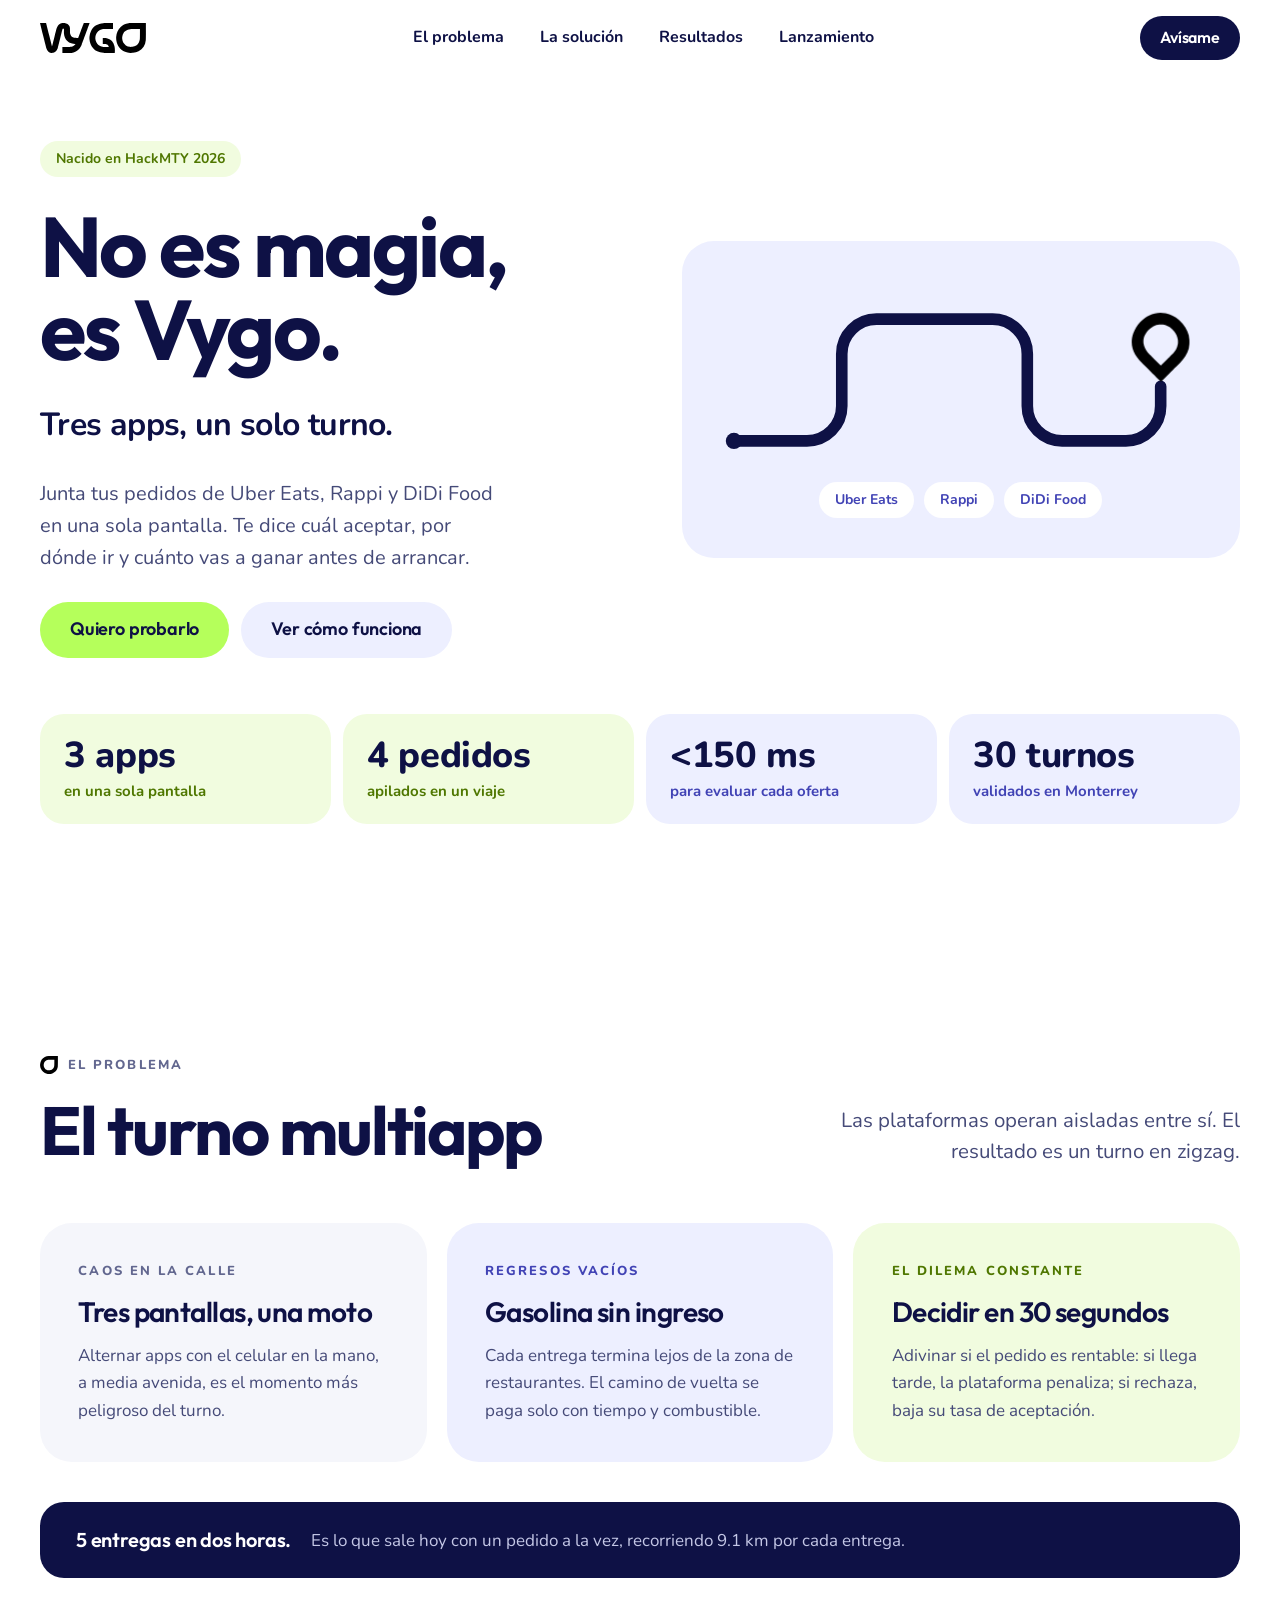
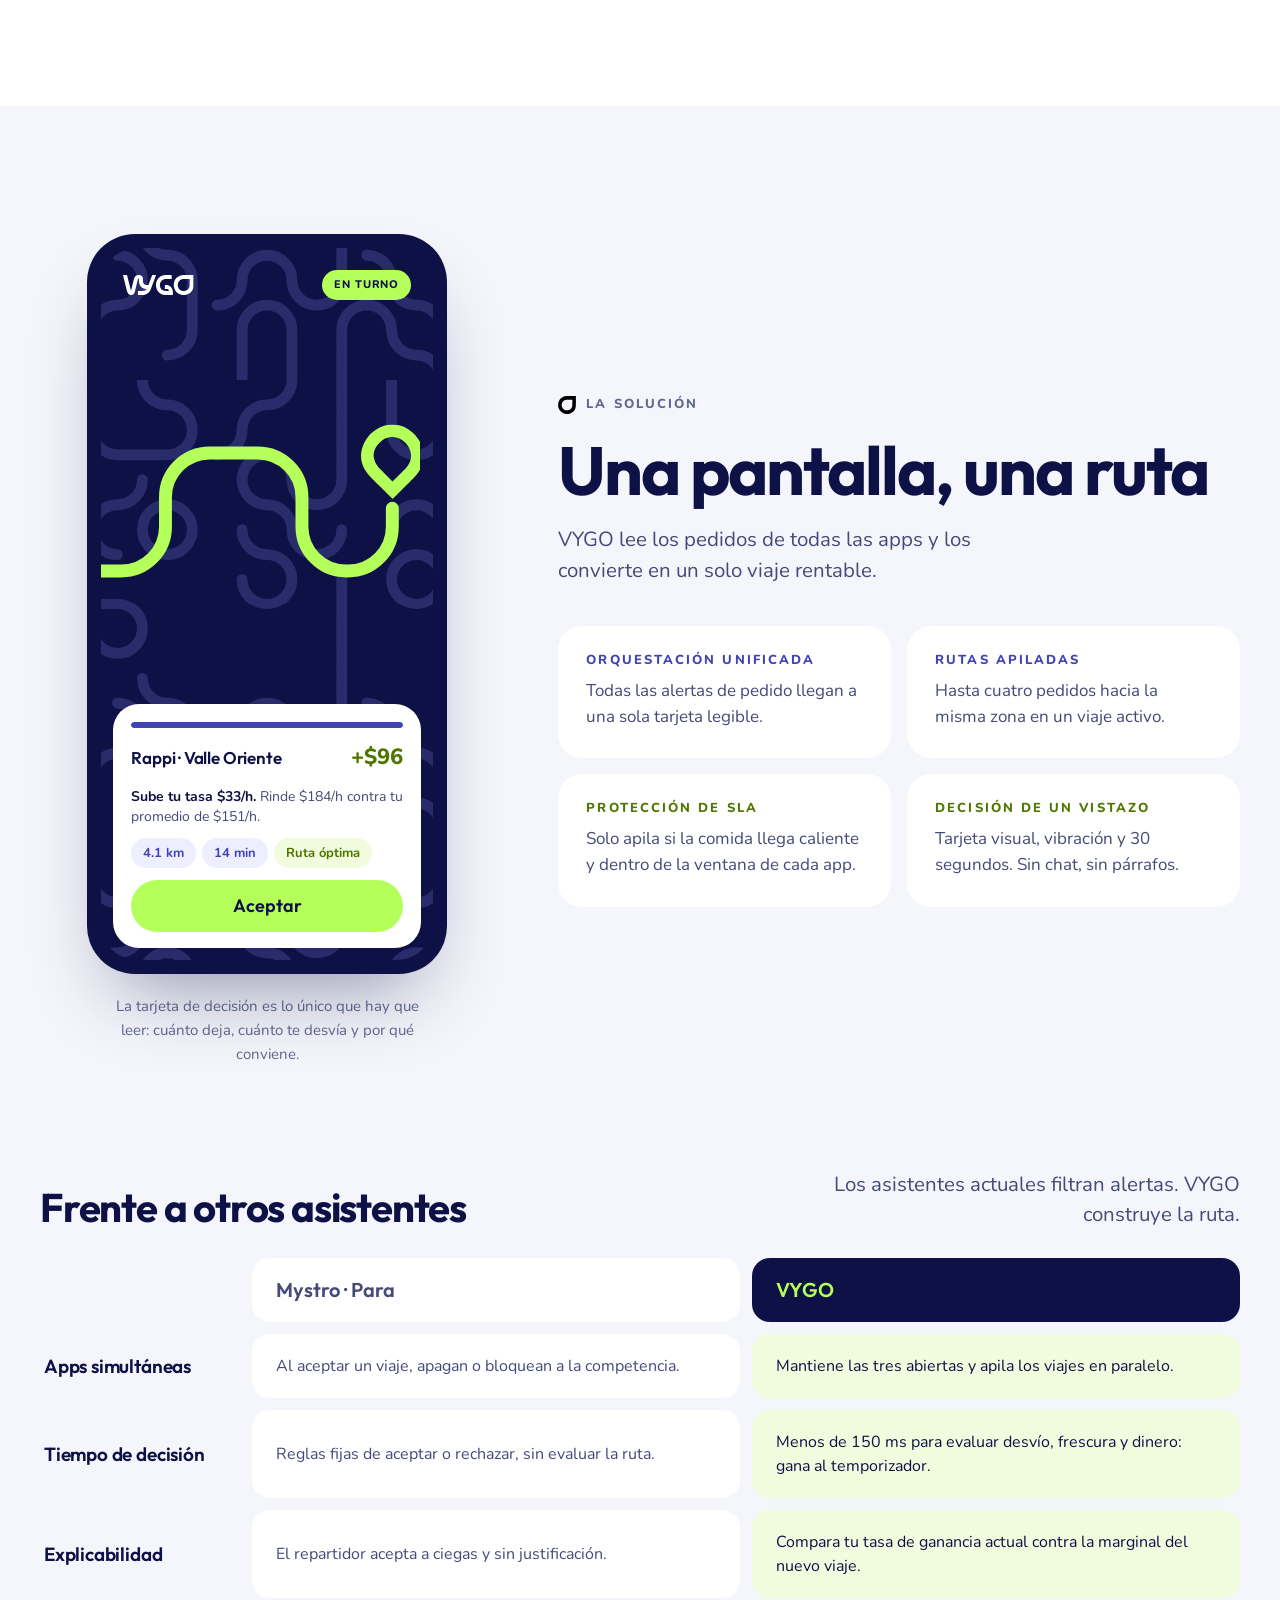
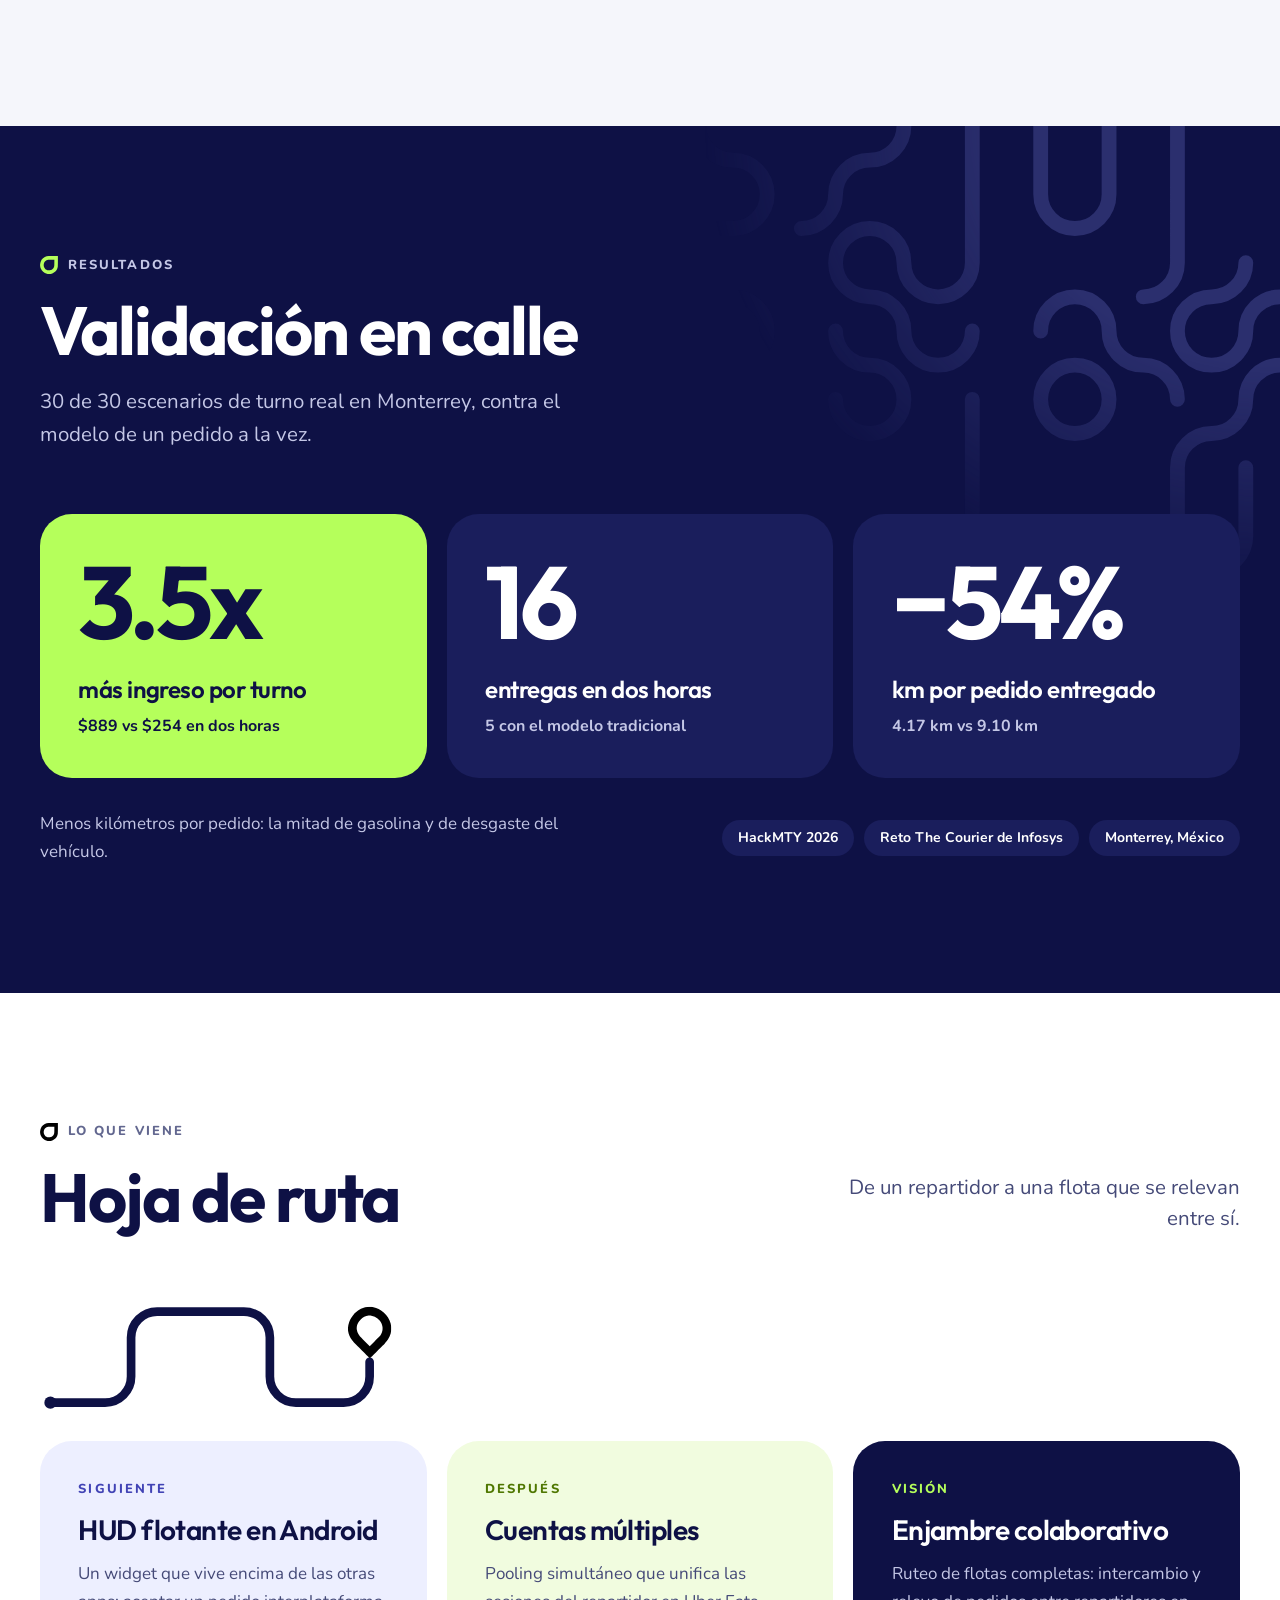
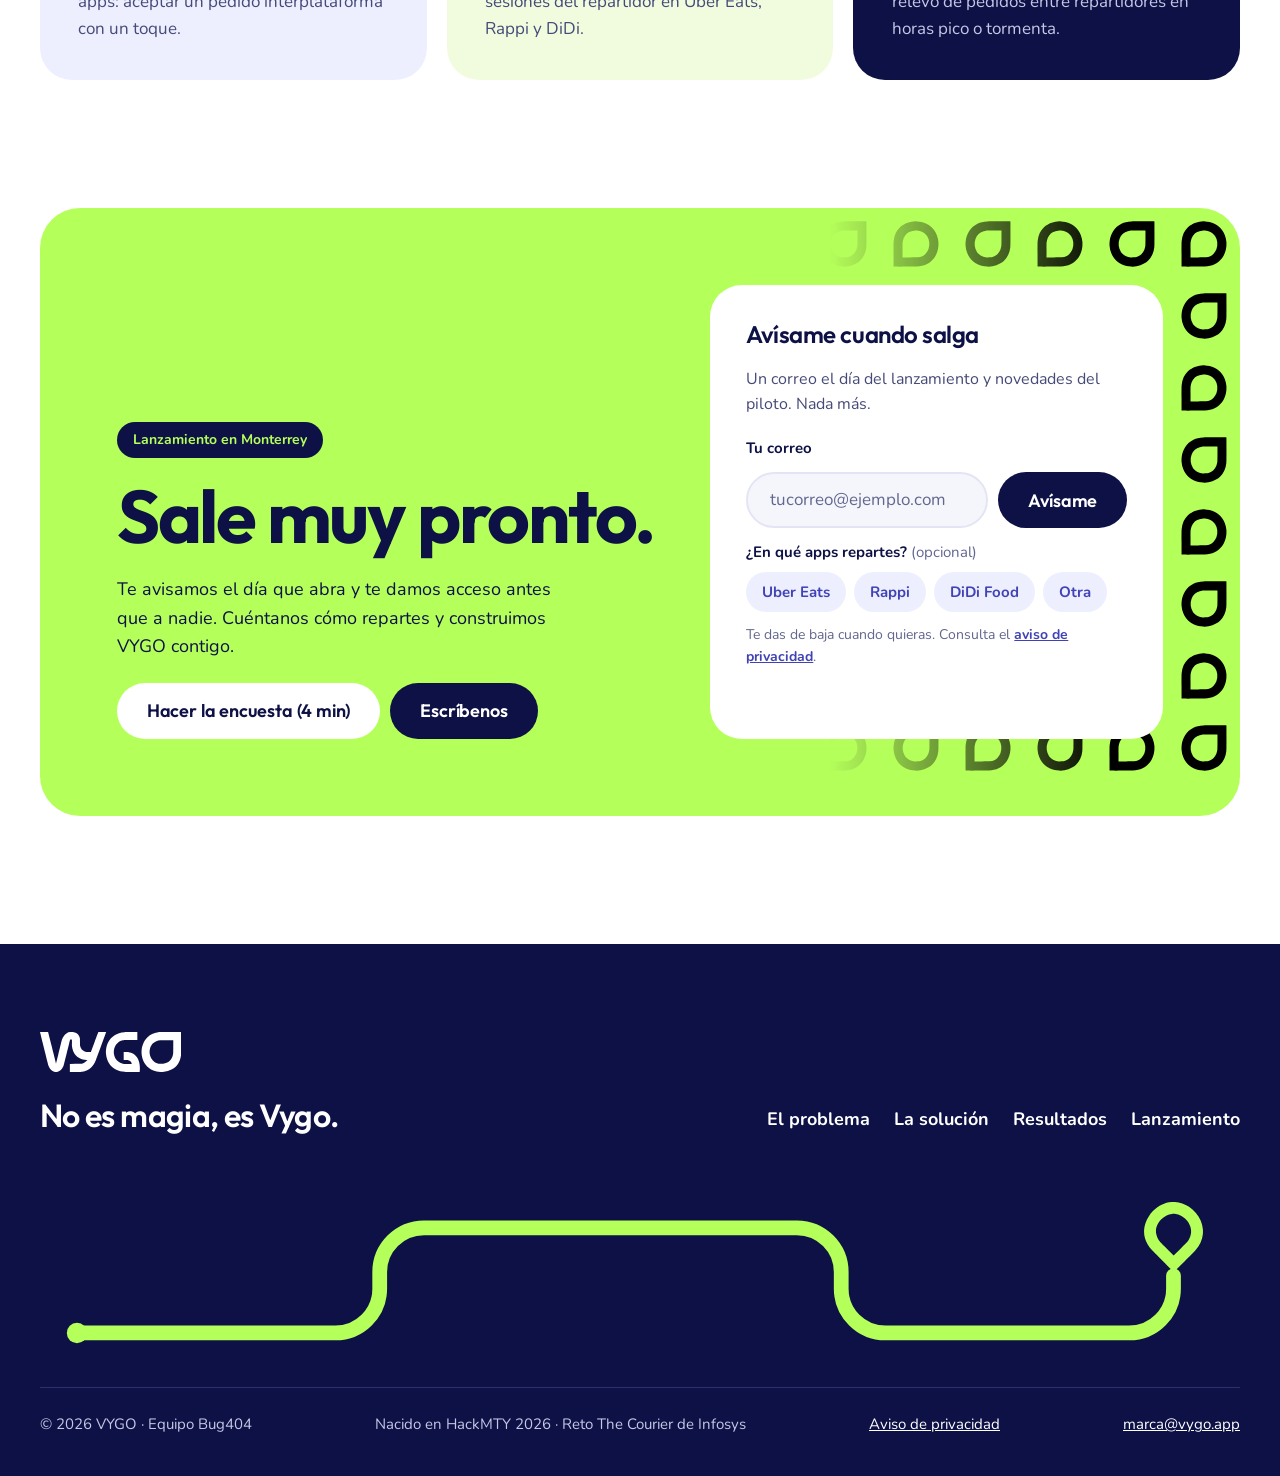
<file: index.html>
<!doctype html>
<html lang="es-MX">
<head>
  <meta charset="utf-8">
  <meta name="viewport" content="width=device-width, initial-scale=1">
  <title>VYGO · Tres apps, un solo turno</title>
  <meta name="description" content="VYGO junta tus pedidos de Uber Eats, Rappi y DiDi Food en una sola pantalla y te dice cuál aceptar, por dónde ir y cuánto vas a ganar. Hecho en Monterrey.">
  <meta name="theme-color" content="#0E1145">

  <meta property="og:type" content="website">
  <meta property="og:title" content="VYGO · No es magia, es Vygo.">
  <meta property="og:description" content="El copiloto del reparto multiapp: tres apps, un solo turno.">
  <meta property="og:image" content="https://vygo-bug404.github.io/Vygo_landingpage/assets/og-image.png">
  <meta property="og:url" content="https://vygo-bug404.github.io/Vygo_landingpage/">
  <link rel="canonical" href="https://vygo-bug404.github.io/Vygo_landingpage/">
  <meta property="og:locale" content="es_MX">
  <meta name="twitter:card" content="summary_large_image">

  <link rel="icon" href="assets/favicon.svg" type="image/svg+xml">
  <link rel="icon" href="assets/favicon-32.png" sizes="32x32" type="image/png">
  <link rel="apple-touch-icon" href="assets/apple-touch-icon.png">

  <link rel="preload" href="assets/fonts/outfit-latin-700-normal.woff2" as="font" type="font/woff2" crossorigin>
  <link rel="preload" href="assets/fonts/nunito-latin-400-normal.woff2" as="font" type="font/woff2" crossorigin>
  <link rel="stylesheet" href="css/fonts.css">
  <link rel="stylesheet" href="css/styles.css">
  <script>document.documentElement.classList.add('js');</script>
</head>
<body>

<!-- Marcas oficiales (vectorizadas del Manual v3.0) -->
<svg width="0" height="0" style="position:absolute" aria-hidden="true" focusable="false">
  <symbol id="vygo-logo" viewBox="0 0 3545 1004"><path fill-rule="evenodd" d="M377.8 1002.5C352.1 999.0 325.5 988.9 304.9 974.9C263.6 946.9 229.6 897.0 208.8 834.0C206.3 826.6 158.3 636.3 102.0 411.2C25.5 104.8 0.0 1.6 0.9 0.7C1.7 -0.1 2.3 -0.1 3.2 0.8C5.0 2.6 199.1 2.5 200.9 0.7C201.9 -0.3 202.4 -0.2 203.3 1.1C204.0 2.0 248.8 180.1 303.0 396.9C357.2 613.6 401.7 791.0 402.0 791.0C402.3 791.0 427.3 691.0 457.4 568.8C548.9 197.6 549.4 195.7 554.5 182.1C580.3 113.6 622.6 58.2 671.5 28.8C696.9 13.5 724.7 4.3 755.9 1.0C769.8 -0.6 806.8 0.3 822.0 2.4C900.1 13.5 955.1 48.1 982.9 103.6C991.4 120.6 997.2 138.7 1000.4 158.0C1001.2 163.2 1002.2 169.1 1002.6 171.0C1002.9 172.9 1003.5 209.6 1004.0 252.5C1004.8 335.3 1004.8 336.2 1010.0 358.7C1025.2 423.7 1062.7 467.3 1120.7 487.4C1150.3 497.6 1171.7 500.0 1234.0 500.0L1276.5 500.0L1368.0 258.7C1418.3 126.1 1461.0 13.6 1462.8 8.7L1466.2 -0.0L1563.1 -0.0C1644.5 -0.0 1660.1 0.2 1660.6 1.4C1661.2 2.9 1407.7 693.7 1397.7 718.0C1369.3 786.5 1336.0 837.9 1290.7 883.2C1228.2 945.8 1146.5 986.7 1058.0 999.9C1031.2 1003.9 1020.7 1004.1 882.5 1003.8L749.5 1003.5L749.5 902.0L749.5 800.5L888.0 799.9C1032.4 799.4 1029.3 799.5 1051.0 794.9C1097.9 785.2 1142.3 758.0 1178.3 717.0C1184.5 709.9 1188.7 704.4 1187.9 704.3C1187.1 704.2 1178.0 703.6 1167.5 703.0C1132.0 701.0 1105.1 697.0 1074.4 689.5C1001.4 671.5 943.7 637.8 896.5 585.5C845.8 529.2 811.8 446.8 802.5 356.8C800.3 336.3 799.3 301.5 800.9 300.6C802.2 299.8 802.5 204.4 801.2 203.8C800.8 203.7 799.2 200.8 797.5 197.5C791.5 185.5 782.4 178.9 774.6 181.1C768.4 182.8 758.5 192.6 754.0 201.4C752.9 203.7 718.0 342.8 676.5 510.5C634.9 678.2 599.8 819.5 598.3 824.5C594.6 837.5 586.6 858.7 580.3 872.5C548.6 941.1 503.2 983.7 446.1 998.6C426.0 1003.8 398.9 1005.3 377.8 1002.5ZM3046.0 1003.2C3046.0 1002.8 3034.9 1001.9 3021.2 1001.2C2955.3 998.1 2899.1 986.6 2845.5 965.3C2765.1 933.4 2698.8 882.6 2647.5 813.5C2599.0 748.4 2566.8 668.1 2554.1 581.0C2548.9 545.8 2547.2 493.7 2550.0 460.0C2560.5 333.0 2609.9 221.1 2691.5 139.5C2763.2 67.9 2854.8 23.6 2963.5 8.1C2980.3 5.7 3007.6 3.3 3029.8 2.4C3038.7 2.1 3046.0 1.4 3046.0 0.9C3046.0 0.4 3151.0 0.0 3295.0 0.0L3543.9 0.0L3544.2 248.8C3544.5 502.7 3544.2 535.7 3541.5 565.5C3525.3 741.3 3443.8 867.9 3299.5 941.5C3242.3 970.6 3179.7 989.8 3111.5 999.0C3082.6 1002.9 3046.0 1005.3 3046.0 1003.2ZM2141.8 1001.0C2141.7 1000.5 2132.5 999.6 2121.5 999.0C2043.5 994.8 1977.8 978.6 1915.5 948.0C1837.6 909.8 1774.5 851.6 1728.2 775.3C1717.8 758.2 1699.0 720.2 1691.7 701.5C1672.7 653.0 1660.8 601.1 1655.9 545.5C1654.3 527.2 1654.3 478.5 1655.9 459.5C1661.8 388.8 1678.8 325.8 1708.5 265.5C1745.5 190.2 1797.6 130.0 1864.5 85.5C1938.5 36.3 2023.9 9.8 2123.5 5.1C2135.2 4.5 2141.5 3.9 2141.8 3.1C2142.1 2.3 2182.1 2.0 2292.6 2.0L2443.0 2.0L2443.0 102.0L2443.0 202.0L2291.2 202.0C2118.8 202.0 2114.3 202.2 2078.6 209.6C1976.9 231.0 1900.1 300.8 1867.7 401.5C1857.0 434.8 1852.5 464.2 1852.5 502.0C1852.5 516.1 1853.1 531.2 1853.9 537.5C1863.8 620.0 1898.7 688.1 1956.0 736.2C1989.6 764.5 2034.7 785.7 2081.0 795.0C2111.9 801.3 2112.2 801.3 2210.9 801.7L2301.3 802.1L2300.7 792.8C2298.1 750.9 2266.9 720.3 2214.5 708.2C2193.3 703.3 2186.5 702.7 2142.8 702.3L2101.0 701.8L2101.0 601.9L2101.0 502.0L2134.2 502.0C2190.0 502.0 2222.0 505.3 2259.4 514.7C2379.7 544.9 2457.4 629.6 2490.9 767.0C2506.5 830.7 2511.1 911.4 2503.4 985.8L2501.7 1002.0L2321.9 1002.0C2207.6 1002.0 2142.0 1001.6 2141.8 1001.0ZM3091.5 797.5C3193.2 786.6 3265.7 738.7 3308.7 654.1C3325.3 621.4 3336.0 585.0 3342.7 539.0C3344.2 528.7 3344.4 510.4 3344.7 365.8L3345.1 204.0L3192.1 204.0C3096.3 204.0 3033.4 204.4 3023.8 205.0C2948.2 210.2 2884.9 237.3 2836.9 285.0C2820.8 301.0 2813.7 309.7 2801.4 328.1C2774.4 368.5 2758.1 415.1 2751.9 469.0C2750.1 484.6 2750.4 522.7 2752.4 539.5C2763.3 629.2 2806.7 704.3 2874.0 749.9C2913.2 776.5 2960.7 793.3 3010.0 797.9C3016.3 798.5 3023.3 799.2 3025.5 799.4C3033.7 800.2 3078.0 799.0 3091.5 797.5Z"/></symbol>
  <symbol id="vygo-isotipo" viewBox="0 0 997 1005"><path fill-rule="evenodd" d="M498.5 1004.1C497.9 1003.6 487.6 1002.6 474.5 1002.0C437.6 1000.3 410.8 997.0 378.5 990.3C220.6 957.6 98.2 854.4 38.2 703.4C18.7 654.6 6.9 603.0 1.9 545.5C0.2 525.4 0.4 476.3 2.4 455.2C19.2 273.6 114.9 127.0 264.5 54.0C327.8 23.1 399.0 6.3 479.0 3.4C489.2 3.0 497.8 2.3 498.1 1.8C498.6 1.0 994.9 0.5 995.6 1.3C995.8 1.5 996.0 119.9 996.0 264.5C996.1 529.7 996.0 542.5 992.5 576.0C979.6 699.2 932.0 800.6 853.5 871.9C805.2 915.9 750.1 948.0 683.5 971.2C629.1 990.2 570.7 1001.5 511.5 1004.6C503.7 1005.0 499.2 1004.8 498.5 1004.1ZM540.9 798.4C583.8 794.2 616.7 784.9 651.1 767.4C724.2 730.3 774.0 657.1 790.9 562.0C796.7 529.7 796.3 542.1 796.7 366.7L797.1 204.9L632.3 205.3C483.1 205.6 466.4 205.8 455.5 207.4C383.8 217.6 329.8 243.6 285.4 289.1C257.8 317.5 237.2 350.1 223.1 387.5C187.0 483.8 198.6 594.8 253.4 676.9C265.4 694.9 272.8 703.9 288.0 719.0C309.2 740.3 329.5 755.0 356.5 768.5C392.5 786.7 430.8 796.8 475.0 799.9C490.7 801.0 522.0 800.3 540.9 798.4Z"/></symbol>
  <symbol id="vygo-pin" viewBox="0 0 1020 1214"><path fill-rule="evenodd" d="M328.8 1027.2C226.2 924.5 139.5 837.6 136.3 834.0C76.3 767.2 37.3 700.3 16.5 628.5C-8.6 541.6 -4.1 449.4 29.8 357.0C55.1 288.0 97.4 218.9 149.4 161.8C153.8 156.9 158.1 153.0 159.0 153.0C159.9 153.0 166.2 147.8 173.1 141.4C215.6 101.6 257.6 72.1 305.5 48.5C399.6 2.0 497.6 -10.8 600.0 10.0C683.6 27.0 763.5 66.8 833.7 126.4C849.5 140.0 881.2 171.6 894.2 187.0C966.2 272.0 1008.8 369.6 1018.4 470.9C1020.5 492.3 1020.5 533.5 1018.5 554.6C1008.8 656.6 965.9 750.6 890.1 836.0C885.5 841.2 878.5 848.8 874.6 852.7C870.7 856.7 867.5 860.8 867.5 861.7C867.5 863.2 517.3 1214.0 516.0 1214.0C515.7 1214.0 431.5 1129.9 328.8 1027.2ZM733.8 707.5C749.5 690.9 767.3 666.7 779.4 645.3C795.8 616.4 807.3 582.4 812.7 547.3C815.1 531.7 815.1 491.8 812.7 475.5C804.6 420.8 782.7 371.0 746.6 325.5C737.1 313.5 716.0 291.8 703.5 281.1C658.5 242.5 606.2 217.9 550.3 208.9C533.9 206.3 500.8 205.3 484.9 206.9C413.3 214.3 349.4 247.3 294.9 305.1C279.0 322.1 270.2 332.5 259.6 347.3C231.4 386.4 215.2 425.0 208.3 469.0C206.0 484.3 206.0 520.6 208.3 536.3C216.7 591.8 239.9 642.9 280.3 694.5C284.5 699.9 332.3 748.5 399.9 816.2L512.5 929.0L619.4 822.2C678.1 763.5 729.7 711.9 733.8 707.5Z"/></symbol>
</svg>

<a class="skip-link" href="#contenido">Saltar al contenido</a>

<header class="nav" id="nav">
  <div class="wrap nav__inner">
    <a class="nav__brand" href="#inicio" aria-label="VYGO, ir al inicio">
      <svg class="logo logo--nav" viewBox="0 0 3545 1004" role="img" aria-label="VYGO"><use href="#vygo-logo"/></svg>
    </a>
    <nav aria-label="Principal">
      <ul class="nav__links">
        <li><a href="#problema">El problema</a></li>
        <li><a href="#solucion">La solución</a></li>
        <li><a href="#resultados">Resultados</a></li>
        <li><a href="#lanzamiento">Lanzamiento</a></li>
      </ul>
    </nav>
    <a class="btn btn--ink btn--sm" href="#lanzamiento">Avísame</a>
  </div>
</header>

<main id="contenido">

  <!-- =========================================================
       1 · HERO Y PROPUESTA DE VALOR
       ========================================================= -->
  <section class="hero" id="inicio" aria-labelledby="hero-title">
    <div class="wrap">
      <div class="hero__grid">
        <div class="hero__copy">
          <span class="chip chip--green">Nacido en HackMTY 2026</span>
          <h1 class="hero__title" id="hero-title"><span>No es magia,</span> <span>es Vygo.</span></h1>
          <p class="hero__sub">Tres apps, un solo turno.</p>
          <p class="hero__text">Junta tus pedidos de Uber Eats, Rappi y DiDi Food en una sola pantalla. Te dice cuál aceptar, por dónde ir y cuánto vas a ganar antes de arrancar.</p>
          <div class="hero__actions">
            <a class="btn btn--neon" href="#lanzamiento">Quiero probarlo</a>
            <a class="btn btn--soft" href="#solucion">Ver cómo funciona</a>
          </div>
        </div>

        <div class="hero__visual" aria-hidden="true">
          <svg class="hero__route route--light" viewBox="0 0 830 285" fill="none">
            <path class="route-path" d="M24 262H150A60 60 0 0 0 210 202V112A60 60 0 0 1 270 52H470A60 60 0 0 1 530 112V202A60 60 0 0 0 590 262H700A60 60 0 0 0 760 202V168"/>
            <circle class="route-dot" cx="24" cy="262" r="14"/>
            <svg class="route-pin" x="710" y="41" width="100" height="119" viewBox="0 0 1020 1214"><use href="#vygo-pin"/></svg>
          </svg>
          <div class="hero__apps">
            <span class="chip chip--white">Uber Eats</span>
            <span class="chip chip--white">Rappi</span>
            <span class="chip chip--white">DiDi Food</span>
          </div>
        </div>
      </div>

      <ul class="hero__stats" role="list">
        <li class="stat-tile stat-tile--green">
          <div class="stat-tile__num">3 apps</div>
          <div class="stat-tile__label">en una sola pantalla</div>
        </li>
        <li class="stat-tile stat-tile--green">
          <div class="stat-tile__num">4 pedidos</div>
          <div class="stat-tile__label">apilados en un viaje</div>
        </li>
        <li class="stat-tile">
          <div class="stat-tile__num">&lt;150 ms</div>
          <div class="stat-tile__label">para evaluar cada oferta</div>
        </li>
        <li class="stat-tile">
          <div class="stat-tile__num">30 turnos</div>
          <div class="stat-tile__label">validados en Monterrey</div>
        </li>
      </ul>
    </div>
  </section>

  <!-- =========================================================
       2 · EL PROBLEMA
       ========================================================= -->
  <section class="section problem" id="problema" aria-labelledby="problem-title">
    <div class="wrap">
      <div class="section-head">
        <div>
          <div class="section-tag eyebrow eyebrow--muted">
            <svg class="isotipo" viewBox="0 0 997 1005" aria-hidden="true"><use href="#vygo-isotipo"/></svg>
            El problema
          </div>
          <h2 class="h2" id="problem-title">El turno multiapp</h2>
        </div>
        <p class="lead">Las plataformas operan aisladas entre sí. El resultado es un turno en zigzag.</p>
      </div>

      <div class="cards-3">
        <article class="card">
          <span class="eyebrow eyebrow--muted">Caos en la calle</span>
          <h3 class="h3">Tres pantallas, una moto</h3>
          <p>Alternar apps con el celular en la mano, a media avenida, es el momento más peligroso del turno.</p>
        </article>
        <article class="card card--indigo-soft">
          <span class="eyebrow">Regresos vacíos</span>
          <h3 class="h3">Gasolina sin ingreso</h3>
          <p>Cada entrega termina lejos de la zona de restaurantes. El camino de vuelta se paga solo con tiempo y combustible.</p>
        </article>
        <article class="card card--green-soft">
          <span class="eyebrow eyebrow--green">El dilema constante</span>
          <h3 class="h3">Decidir en 30 segundos</h3>
          <p>Adivinar si el pedido es rentable: si llega tarde, la plataforma penaliza; si rechaza, baja su tasa de aceptación.</p>
        </article>
      </div>

      <p class="problem__note">
        <strong>5 entregas en dos horas.</strong>
        Es lo que sale hoy con un pedido a la vez, recorriendo 9.1 km por cada entrega.
      </p>
    </div>
  </section>

  <!-- =========================================================
       3 · LA SOLUCIÓN
       ========================================================= -->
  <section class="section solution" id="solucion" aria-labelledby="solution-title">
    <div class="wrap">
      <div class="solution__grid">

        <figure class="solution__phone" style="margin:0">
          <div class="phone" aria-hidden="true">
            <div class="phone__screen">
              <div class="phone__map"></div>
              <div class="phone__top">
                <svg class="logo" viewBox="0 0 3545 1004"><use href="#vygo-logo"/></svg>
                <span class="phone__status">EN TURNO</span>
              </div>
              <svg class="phone__route route--night" viewBox="0 0 360 220" fill="none">
                <path class="route-path" style="stroke-width:14" d="M-10 180H36A48 48 0 0 0 84 132V100A48 48 0 0 1 132 52H184A48 48 0 0 1 232 100V132A48 48 0 0 0 280 180H282A48 48 0 0 0 330 132V112"/>
                <svg class="route-pin" x="296" y="21" width="68" height="81" viewBox="0 0 1020 1214"><use href="#vygo-pin"/></svg>
              </svg>
              <div class="decision">
                <div class="decision__timer"><span></span></div>
                <div class="decision__head">
                  <span class="decision__place">Rappi · Valle Oriente</span>
                  <span class="decision__money">+$96</span>
                </div>
                <p class="decision__why"><strong>Sube tu tasa $33/h.</strong> Rinde $184/h contra tu promedio de $151/h.</p>
                <div class="decision__chips">
                  <span class="chip chip--soft">4.1 km</span>
                  <span class="chip chip--soft">14 min</span>
                  <span class="chip chip--green">Ruta óptima</span>
                </div>
                <div class="decision__btn">Aceptar</div>
              </div>
            </div>
          </div>
          <figcaption class="solution__phone-caption">La tarjeta de decisión es lo único que hay que leer: cuánto deja, cuánto te desvía y por qué conviene.</figcaption>
        </figure>

        <div class="solution__copy">
          <div class="section-tag eyebrow eyebrow--muted">
            <svg class="isotipo" viewBox="0 0 997 1005" aria-hidden="true"><use href="#vygo-isotipo"/></svg>
            La solución
          </div>
          <h2 class="h2" id="solution-title">Una pantalla, una ruta</h2>
          <p class="lead">VYGO lee los pedidos de todas las apps y los convierte en un solo viaje rentable.</p>

          <div class="features">
            <article class="feature">
              <h3 class="eyebrow">Orquestación unificada</h3>
              <p>Todas las alertas de pedido llegan a una sola tarjeta legible.</p>
            </article>
            <article class="feature">
              <h3 class="eyebrow">Rutas apiladas</h3>
              <p>Hasta cuatro pedidos hacia la misma zona en un viaje activo.</p>
            </article>
            <article class="feature">
              <h3 class="eyebrow eyebrow--green">Protección de SLA</h3>
              <p>Solo apila si la comida llega caliente y dentro de la ventana de cada app.</p>
            </article>
            <article class="feature">
              <h3 class="eyebrow eyebrow--green">Decisión de un vistazo</h3>
              <p>Tarjeta visual, vibración y 30 segundos. Sin chat, sin párrafos.</p>
            </article>
          </div>
        </div>
      </div>

      <div class="compare" aria-labelledby="compare-title">
        <div class="compare__head">
          <h3 class="h3" id="compare-title">Frente a otros asistentes</h3>
          <p class="lead">Los asistentes actuales filtran alertas. VYGO construye la ruta.</p>
        </div>
        <div class="compare__table" role="table" aria-label="Comparativa entre asistentes y VYGO">
          <div class="compare__row compare__row--head" role="row">
            <div class="compare__colhead compare__colhead--blank" role="columnheader"><span class="visually-hidden">Criterio</span></div>
            <div class="compare__colhead compare__colhead--other" role="columnheader">Mystro · Para</div>
            <div class="compare__colhead compare__colhead--vygo" role="columnheader">VYGO</div>
          </div>
          <div class="compare__row" role="row">
            <div class="compare__crit" role="rowheader">Apps simultáneas</div>
            <div class="compare__cell" role="cell"><span class="compare__cell-label">Mystro · Para</span>Al aceptar un viaje, apagan o bloquean a la competencia.</div>
            <div class="compare__cell compare__cell--vygo" role="cell"><span class="compare__cell-label">VYGO</span>Mantiene las tres abiertas y apila los viajes en paralelo.</div>
          </div>
          <div class="compare__row" role="row">
            <div class="compare__crit" role="rowheader">Tiempo de decisión</div>
            <div class="compare__cell" role="cell"><span class="compare__cell-label">Mystro · Para</span>Reglas fijas de aceptar o rechazar, sin evaluar la ruta.</div>
            <div class="compare__cell compare__cell--vygo" role="cell"><span class="compare__cell-label">VYGO</span>Menos de 150 ms para evaluar desvío, frescura y dinero: gana al temporizador.</div>
          </div>
          <div class="compare__row" role="row">
            <div class="compare__crit" role="rowheader">Explicabilidad</div>
            <div class="compare__cell" role="cell"><span class="compare__cell-label">Mystro · Para</span>El repartidor acepta a ciegas y sin justificación.</div>
            <div class="compare__cell compare__cell--vygo" role="cell"><span class="compare__cell-label">VYGO</span>Compara tu tasa de ganancia actual contra la marginal del nuevo viaje.</div>
          </div>
        </div>
      </div>
    </div>
  </section>

  <!-- =========================================================
       4 · TRACCIÓN E IMPACTO
       ========================================================= -->
  <section class="section traction" id="resultados" aria-labelledby="traction-title">
    <div class="traction__trama" aria-hidden="true"></div>
    <div class="wrap">
      <div class="section-tag eyebrow">
        <svg class="isotipo" viewBox="0 0 997 1005" aria-hidden="true"><use href="#vygo-isotipo"/></svg>
        Resultados
      </div>
      <h2 class="h2" id="traction-title">Validación en calle</h2>
      <p class="traction__lead">30 de 30 escenarios de turno real en Monterrey, contra el modelo de un pedido a la vez.</p>

      <ul class="metrics" role="list">
        <li class="metric metric--gain">
          <span class="metric__num">3.5x</span>
          <span class="metric__label">más ingreso por turno</span>
          <span class="metric__detail">$889 vs $254 en dos horas</span>
        </li>
        <li class="metric">
          <span class="metric__num">16</span>
          <span class="metric__label">entregas en dos horas</span>
          <span class="metric__detail">5 con el modelo tradicional</span>
        </li>
        <li class="metric">
          <span class="metric__num">−54%</span>
          <span class="metric__label">km por pedido entregado</span>
          <span class="metric__detail">4.17 km vs 9.10 km</span>
        </li>
      </ul>

      <div class="traction__foot">
        <p>Menos kilómetros por pedido: la mitad de gasolina y de desgaste del vehículo.</p>
        <div class="traction__badges">
          <span class="chip chip--night">HackMTY 2026</span>
          <span class="chip chip--night">Reto The Courier de Infosys</span>
          <span class="chip chip--night">Monterrey, México</span>
        </div>
      </div>
    </div>
  </section>

  <!-- =========================================================
       HOJA DE RUTA
       ========================================================= -->
  <section class="section roadmap" id="hoja-de-ruta" aria-labelledby="roadmap-title">
    <div class="wrap">
      <div class="section-head">
        <div>
          <div class="section-tag eyebrow eyebrow--muted">
            <svg class="isotipo" viewBox="0 0 997 1005" aria-hidden="true"><use href="#vygo-isotipo"/></svg>
            Lo que viene
          </div>
          <h2 class="h2" id="roadmap-title">Hoja de ruta</h2>
        </div>
        <p class="lead">De un repartidor a una flota que se relevan entre sí.</p>
      </div>

      <svg class="roadmap__route route--light" viewBox="0 0 830 285" fill="none" aria-hidden="true">
        <path class="route-path" d="M24 262H150A60 60 0 0 0 210 202V112A60 60 0 0 1 270 52H470A60 60 0 0 1 530 112V202A60 60 0 0 0 590 262H700A60 60 0 0 0 760 202V168"/>
        <circle class="route-dot" cx="24" cy="262" r="14"/>
        <svg class="route-pin" x="710" y="41" width="100" height="119" viewBox="0 0 1020 1214"><use href="#vygo-pin"/></svg>
      </svg>

      <ol class="cards-3" role="list">
        <li class="card card--indigo-soft">
          <span class="eyebrow">Siguiente</span>
          <h3 class="h3">HUD flotante en Android</h3>
          <p>Un widget que vive encima de las otras apps: aceptar un pedido interplataforma con un toque.</p>
        </li>
        <li class="card card--green-soft">
          <span class="eyebrow eyebrow--green">Después</span>
          <h3 class="h3">Cuentas múltiples</h3>
          <p>Pooling simultáneo que unifica las sesiones del repartidor en Uber Eats, Rappi y DiDi.</p>
        </li>
        <li class="card card--night">
          <span class="eyebrow eyebrow--neon">Visión</span>
          <h3 class="h3">Enjambre colaborativo</h3>
          <p>Ruteo de flotas completas: intercambio y relevo de pedidos entre repartidores en horas pico o tormenta.</p>
        </li>
      </ol>
    </div>
  </section>

  <!-- =========================================================
       5 · LANZAMIENTO, ENCUESTA, NEWSLETTER Y CONTACTO
       ========================================================= -->
  <section class="launch" id="lanzamiento" aria-labelledby="launch-title">
    <div class="wrap">
      <div class="launch__block">
        <div class="launch__tess" aria-hidden="true"></div>

        <div class="launch__copy">
          <span class="chip chip--ink">Lanzamiento en Monterrey</span>
          <h2 class="launch__title" id="launch-title" data-launch-title>Sale muy pronto.</h2>
          <div class="countdown" data-countdown hidden>
            <div class="countdown__item"><span class="countdown__num" data-days>0</span><span class="countdown__unit">días</span></div>
            <div class="countdown__item"><span class="countdown__num" data-hours>0</span><span class="countdown__unit">horas</span></div>
          </div>
          <p class="launch__text">Te avisamos el día que abra y te damos acceso antes que a nadie. Cuéntanos cómo repartes y construimos VYGO contigo.</p>
          <div class="launch__links">
            <a class="btn btn--white" data-survey-link href="#" target="_blank" rel="noopener" hidden>Hacer la encuesta (4 min)</a>
            <a class="btn btn--ink" data-contact-link href="#">Escríbenos</a>
          </div>
        </div>

        <div class="launch__panel">
          <h3 class="h3">Avísame cuando salga</h3>
          <p>Un correo el día del lanzamiento y novedades del piloto. Nada más.</p>

          <form class="form" id="newsletter" novalidate>
            <label class="form__label" for="email">Tu correo</label>
            <div class="form__row">
              <input class="form__input" id="email" name="email" type="email" inputmode="email" autocomplete="email" placeholder="tucorreo@ejemplo.com" required>
              <button class="btn btn--ink" type="submit">Avísame</button>
            </div>

            <fieldset class="form__apps">
              <legend>¿En qué apps repartes? <span style="font-weight:400;color:var(--ink-3)">(opcional)</span></legend>
              <label class="toggle"><input type="checkbox" name="apps" value="Uber Eats"><span>Uber Eats</span></label>
              <label class="toggle"><input type="checkbox" name="apps" value="Rappi"><span>Rappi</span></label>
              <label class="toggle"><input type="checkbox" name="apps" value="DiDi Food"><span>DiDi Food</span></label>
              <label class="toggle"><input type="checkbox" name="apps" value="Otra"><span>Otra</span></label>
            </fieldset>

            <div class="hp" aria-hidden="true">
              <label for="website">No llenes este campo</label>
              <input id="website" name="website" type="text" tabindex="-1" autocomplete="off">
            </div>

            <p class="form__hint">Te das de baja cuando quieras. Consulta el <a href="aviso-de-privacidad.html">aviso de privacidad</a>.</p>
            <p class="form__msg" role="status" aria-live="polite"></p>
          </form>
        </div>
      </div>
    </div>
  </section>

</main>

<footer class="footer">
  <div class="wrap">
    <div class="footer__top">
      <div>
        <svg class="logo logo--footer" viewBox="0 0 3545 1004" role="img" aria-label="VYGO"><use href="#vygo-logo"/></svg>
        <p class="footer__claim">No es magia, es Vygo.</p>
      </div>
      <ul class="footer__nav">
        <li><a href="#problema">El problema</a></li>
        <li><a href="#solucion">La solución</a></li>
        <li><a href="#resultados">Resultados</a></li>
        <li><a href="#lanzamiento">Lanzamiento</a></li>
      </ul>
    </div>

    <svg class="footer__route route--night" viewBox="0 -20 1300 180" fill="none" aria-hidden="true">
      <path class="route-path" style="stroke-width:16" d="M40 136H320A48 48 0 0 0 368 88V70A48 48 0 0 1 416 22H820A48 48 0 0 1 868 70V88A48 48 0 0 0 916 136H1180A48 48 0 0 0 1228 88V74"/>
      <circle class="route-dot" cx="40" cy="136" r="11"/>
      <svg class="route-pin" x="1196" y="-6" width="64" height="76" viewBox="0 0 1020 1214"><use href="#vygo-pin"/></svg>
    </svg>

    <div class="footer__bottom">
      <span>© <span data-year>2026</span> VYGO · Equipo Bug404</span>
      <span>Nacido en HackMTY 2026 · Reto The Courier de Infosys</span>
      <a href="aviso-de-privacidad.html">Aviso de privacidad</a>
      <a data-contact-text href="#"></a>
    </div>
  </div>
</footer>

<script src="js/config.js"></script>
<script src="js/enviar.js"></script>
<script src="js/main.js"></script>
</body>
</html>
</file>
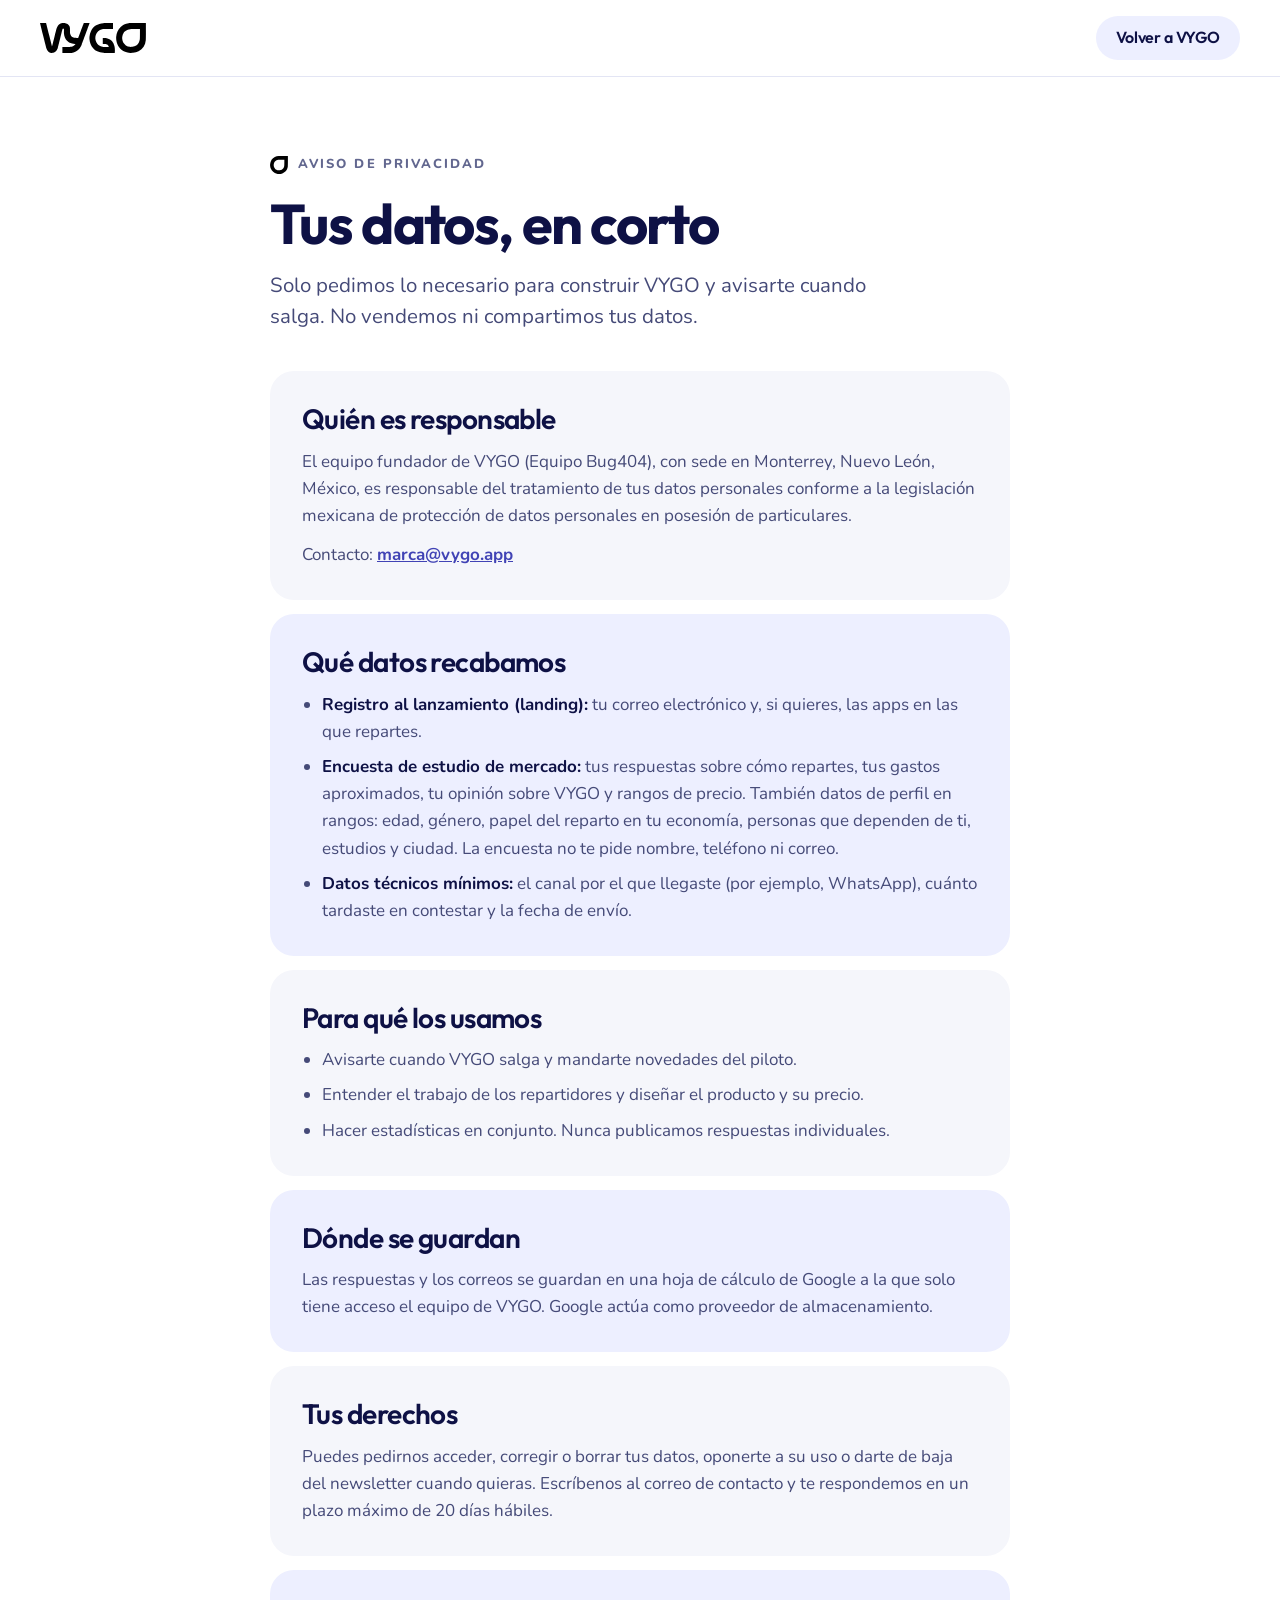
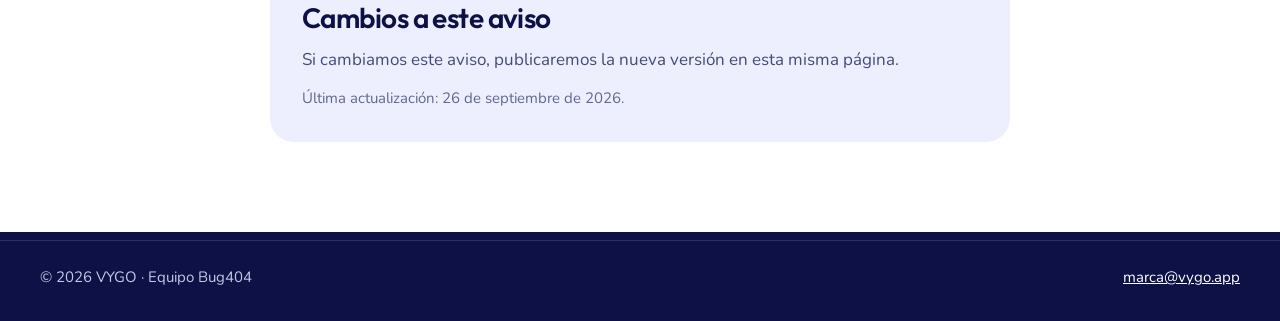
<file: aviso-de-privacidad.html>
<!doctype html>
<html lang="es-MX">
<head>
  <meta charset="utf-8">
  <meta name="viewport" content="width=device-width, initial-scale=1">
  <title>Aviso de privacidad · VYGO</title>
  <meta name="description" content="Cómo usa VYGO los datos de la encuesta y del registro al lanzamiento.">
  <meta name="theme-color" content="#0E1145">
  
  <link rel="icon" href="assets/favicon.svg" type="image/svg+xml">
  <link rel="icon" href="assets/favicon-32.png" sizes="32x32" type="image/png">
  <link rel="apple-touch-icon" href="assets/apple-touch-icon.png">
  <link rel="stylesheet" href="css/fonts.css">
  <link rel="stylesheet" href="css/styles.css">
</head>
<body>
<!-- Marcas oficiales (vectorizadas del Manual v3.0) -->
<svg width="0" height="0" style="position:absolute" aria-hidden="true" focusable="false">
  <symbol id="vygo-logo" viewBox="0 0 3545 1004"><path fill-rule="evenodd" d="M377.8 1002.5C352.1 999.0 325.5 988.9 304.9 974.9C263.6 946.9 229.6 897.0 208.8 834.0C206.3 826.6 158.3 636.3 102.0 411.2C25.5 104.8 0.0 1.6 0.9 0.7C1.7 -0.1 2.3 -0.1 3.2 0.8C5.0 2.6 199.1 2.5 200.9 0.7C201.9 -0.3 202.4 -0.2 203.3 1.1C204.0 2.0 248.8 180.1 303.0 396.9C357.2 613.6 401.7 791.0 402.0 791.0C402.3 791.0 427.3 691.0 457.4 568.8C548.9 197.6 549.4 195.7 554.5 182.1C580.3 113.6 622.6 58.2 671.5 28.8C696.9 13.5 724.7 4.3 755.9 1.0C769.8 -0.6 806.8 0.3 822.0 2.4C900.1 13.5 955.1 48.1 982.9 103.6C991.4 120.6 997.2 138.7 1000.4 158.0C1001.2 163.2 1002.2 169.1 1002.6 171.0C1002.9 172.9 1003.5 209.6 1004.0 252.5C1004.8 335.3 1004.8 336.2 1010.0 358.7C1025.2 423.7 1062.7 467.3 1120.7 487.4C1150.3 497.6 1171.7 500.0 1234.0 500.0L1276.5 500.0L1368.0 258.7C1418.3 126.1 1461.0 13.6 1462.8 8.7L1466.2 -0.0L1563.1 -0.0C1644.5 -0.0 1660.1 0.2 1660.6 1.4C1661.2 2.9 1407.7 693.7 1397.7 718.0C1369.3 786.5 1336.0 837.9 1290.7 883.2C1228.2 945.8 1146.5 986.7 1058.0 999.9C1031.2 1003.9 1020.7 1004.1 882.5 1003.8L749.5 1003.5L749.5 902.0L749.5 800.5L888.0 799.9C1032.4 799.4 1029.3 799.5 1051.0 794.9C1097.9 785.2 1142.3 758.0 1178.3 717.0C1184.5 709.9 1188.7 704.4 1187.9 704.3C1187.1 704.2 1178.0 703.6 1167.5 703.0C1132.0 701.0 1105.1 697.0 1074.4 689.5C1001.4 671.5 943.7 637.8 896.5 585.5C845.8 529.2 811.8 446.8 802.5 356.8C800.3 336.3 799.3 301.5 800.9 300.6C802.2 299.8 802.5 204.4 801.2 203.8C800.8 203.7 799.2 200.8 797.5 197.5C791.5 185.5 782.4 178.9 774.6 181.1C768.4 182.8 758.5 192.6 754.0 201.4C752.9 203.7 718.0 342.8 676.5 510.5C634.9 678.2 599.8 819.5 598.3 824.5C594.6 837.5 586.6 858.7 580.3 872.5C548.6 941.1 503.2 983.7 446.1 998.6C426.0 1003.8 398.9 1005.3 377.8 1002.5ZM3046.0 1003.2C3046.0 1002.8 3034.9 1001.9 3021.2 1001.2C2955.3 998.1 2899.1 986.6 2845.5 965.3C2765.1 933.4 2698.8 882.6 2647.5 813.5C2599.0 748.4 2566.8 668.1 2554.1 581.0C2548.9 545.8 2547.2 493.7 2550.0 460.0C2560.5 333.0 2609.9 221.1 2691.5 139.5C2763.2 67.9 2854.8 23.6 2963.5 8.1C2980.3 5.7 3007.6 3.3 3029.8 2.4C3038.7 2.1 3046.0 1.4 3046.0 0.9C3046.0 0.4 3151.0 0.0 3295.0 0.0L3543.9 0.0L3544.2 248.8C3544.5 502.7 3544.2 535.7 3541.5 565.5C3525.3 741.3 3443.8 867.9 3299.5 941.5C3242.3 970.6 3179.7 989.8 3111.5 999.0C3082.6 1002.9 3046.0 1005.3 3046.0 1003.2ZM2141.8 1001.0C2141.7 1000.5 2132.5 999.6 2121.5 999.0C2043.5 994.8 1977.8 978.6 1915.5 948.0C1837.6 909.8 1774.5 851.6 1728.2 775.3C1717.8 758.2 1699.0 720.2 1691.7 701.5C1672.7 653.0 1660.8 601.1 1655.9 545.5C1654.3 527.2 1654.3 478.5 1655.9 459.5C1661.8 388.8 1678.8 325.8 1708.5 265.5C1745.5 190.2 1797.6 130.0 1864.5 85.5C1938.5 36.3 2023.9 9.8 2123.5 5.1C2135.2 4.5 2141.5 3.9 2141.8 3.1C2142.1 2.3 2182.1 2.0 2292.6 2.0L2443.0 2.0L2443.0 102.0L2443.0 202.0L2291.2 202.0C2118.8 202.0 2114.3 202.2 2078.6 209.6C1976.9 231.0 1900.1 300.8 1867.7 401.5C1857.0 434.8 1852.5 464.2 1852.5 502.0C1852.5 516.1 1853.1 531.2 1853.9 537.5C1863.8 620.0 1898.7 688.1 1956.0 736.2C1989.6 764.5 2034.7 785.7 2081.0 795.0C2111.9 801.3 2112.2 801.3 2210.9 801.7L2301.3 802.1L2300.7 792.8C2298.1 750.9 2266.9 720.3 2214.5 708.2C2193.3 703.3 2186.5 702.7 2142.8 702.3L2101.0 701.8L2101.0 601.9L2101.0 502.0L2134.2 502.0C2190.0 502.0 2222.0 505.3 2259.4 514.7C2379.7 544.9 2457.4 629.6 2490.9 767.0C2506.5 830.7 2511.1 911.4 2503.4 985.8L2501.7 1002.0L2321.9 1002.0C2207.6 1002.0 2142.0 1001.6 2141.8 1001.0ZM3091.5 797.5C3193.2 786.6 3265.7 738.7 3308.7 654.1C3325.3 621.4 3336.0 585.0 3342.7 539.0C3344.2 528.7 3344.4 510.4 3344.7 365.8L3345.1 204.0L3192.1 204.0C3096.3 204.0 3033.4 204.4 3023.8 205.0C2948.2 210.2 2884.9 237.3 2836.9 285.0C2820.8 301.0 2813.7 309.7 2801.4 328.1C2774.4 368.5 2758.1 415.1 2751.9 469.0C2750.1 484.6 2750.4 522.7 2752.4 539.5C2763.3 629.2 2806.7 704.3 2874.0 749.9C2913.2 776.5 2960.7 793.3 3010.0 797.9C3016.3 798.5 3023.3 799.2 3025.5 799.4C3033.7 800.2 3078.0 799.0 3091.5 797.5Z"/></symbol>
  <symbol id="vygo-isotipo" viewBox="0 0 997 1005"><path fill-rule="evenodd" d="M498.5 1004.1C497.9 1003.6 487.6 1002.6 474.5 1002.0C437.6 1000.3 410.8 997.0 378.5 990.3C220.6 957.6 98.2 854.4 38.2 703.4C18.7 654.6 6.9 603.0 1.9 545.5C0.2 525.4 0.4 476.3 2.4 455.2C19.2 273.6 114.9 127.0 264.5 54.0C327.8 23.1 399.0 6.3 479.0 3.4C489.2 3.0 497.8 2.3 498.1 1.8C498.6 1.0 994.9 0.5 995.6 1.3C995.8 1.5 996.0 119.9 996.0 264.5C996.1 529.7 996.0 542.5 992.5 576.0C979.6 699.2 932.0 800.6 853.5 871.9C805.2 915.9 750.1 948.0 683.5 971.2C629.1 990.2 570.7 1001.5 511.5 1004.6C503.7 1005.0 499.2 1004.8 498.5 1004.1ZM540.9 798.4C583.8 794.2 616.7 784.9 651.1 767.4C724.2 730.3 774.0 657.1 790.9 562.0C796.7 529.7 796.3 542.1 796.7 366.7L797.1 204.9L632.3 205.3C483.1 205.6 466.4 205.8 455.5 207.4C383.8 217.6 329.8 243.6 285.4 289.1C257.8 317.5 237.2 350.1 223.1 387.5C187.0 483.8 198.6 594.8 253.4 676.9C265.4 694.9 272.8 703.9 288.0 719.0C309.2 740.3 329.5 755.0 356.5 768.5C392.5 786.7 430.8 796.8 475.0 799.9C490.7 801.0 522.0 800.3 540.9 798.4Z"/></symbol>
  <symbol id="vygo-pin" viewBox="0 0 1020 1214"><path fill-rule="evenodd" d="M328.8 1027.2C226.2 924.5 139.5 837.6 136.3 834.0C76.3 767.2 37.3 700.3 16.5 628.5C-8.6 541.6 -4.1 449.4 29.8 357.0C55.1 288.0 97.4 218.9 149.4 161.8C153.8 156.9 158.1 153.0 159.0 153.0C159.9 153.0 166.2 147.8 173.1 141.4C215.6 101.6 257.6 72.1 305.5 48.5C399.6 2.0 497.6 -10.8 600.0 10.0C683.6 27.0 763.5 66.8 833.7 126.4C849.5 140.0 881.2 171.6 894.2 187.0C966.2 272.0 1008.8 369.6 1018.4 470.9C1020.5 492.3 1020.5 533.5 1018.5 554.6C1008.8 656.6 965.9 750.6 890.1 836.0C885.5 841.2 878.5 848.8 874.6 852.7C870.7 856.7 867.5 860.8 867.5 861.7C867.5 863.2 517.3 1214.0 516.0 1214.0C515.7 1214.0 431.5 1129.9 328.8 1027.2ZM733.8 707.5C749.5 690.9 767.3 666.7 779.4 645.3C795.8 616.4 807.3 582.4 812.7 547.3C815.1 531.7 815.1 491.8 812.7 475.5C804.6 420.8 782.7 371.0 746.6 325.5C737.1 313.5 716.0 291.8 703.5 281.1C658.5 242.5 606.2 217.9 550.3 208.9C533.9 206.3 500.8 205.3 484.9 206.9C413.3 214.3 349.4 247.3 294.9 305.1C279.0 322.1 270.2 332.5 259.6 347.3C231.4 386.4 215.2 425.0 208.3 469.0C206.0 484.3 206.0 520.6 208.3 536.3C216.7 591.8 239.9 642.9 280.3 694.5C284.5 699.9 332.3 748.5 399.9 816.2L512.5 929.0L619.4 822.2C678.1 763.5 729.7 711.9 733.8 707.5Z"/></symbol>
</svg>
<header class="nav is-scrolled">
  <div class="wrap nav__inner">
    <a class="nav__brand" href="index.html" aria-label="VYGO, ir al inicio">
      <svg class="logo logo--nav" viewBox="0 0 3545 1004" role="img" aria-label="VYGO"><use href="#vygo-logo"/></svg>
    </a>
    <a class="btn btn--soft btn--sm" href="index.html">Volver a VYGO</a>
  </div>
</header>
<main class="legal wrap" id="contenido">
  <div class="section-tag eyebrow eyebrow--muted">
    <svg class="isotipo" viewBox="0 0 997 1005" aria-hidden="true"><use href="#vygo-isotipo"/></svg>
    Aviso de privacidad
  </div>
  <h1 class="h2">Tus datos, en corto</h1>
  <p class="lead legal__lead">Solo pedimos lo necesario para construir VYGO y avisarte cuando salga. No vendemos ni compartimos tus datos.</p>

  <section class="legal__block">
    <h2 class="h3">Quién es responsable</h2>
    <p>El equipo fundador de VYGO (Equipo Bug404), con sede en Monterrey, Nuevo León, México, es responsable del tratamiento de tus datos personales conforme a la legislación mexicana de protección de datos personales en posesión de particulares.</p>
    <p>Contacto: <a data-contact-text href="mailto:marca@vygo.app">marca@vygo.app</a></p>
  </section>

  <section class="legal__block">
    <h2 class="h3">Qué datos recabamos</h2>
    <ul>
      <li><strong>Registro al lanzamiento (landing):</strong> tu correo electrónico y, si quieres, las apps en las que repartes.</li>
      <li><strong>Encuesta de estudio de mercado:</strong> tus respuestas sobre cómo repartes, tus gastos aproximados, tu opinión sobre VYGO y rangos de precio. También datos de perfil en rangos: edad, género, papel del reparto en tu economía, personas que dependen de ti, estudios y ciudad. La encuesta no te pide nombre, teléfono ni correo.</li>
      <li><strong>Datos técnicos mínimos:</strong> el canal por el que llegaste (por ejemplo, WhatsApp), cuánto tardaste en contestar y la fecha de envío.</li>
    </ul>
  </section>

  <section class="legal__block">
    <h2 class="h3">Para qué los usamos</h2>
    <ul>
      <li>Avisarte cuando VYGO salga y mandarte novedades del piloto.</li>
      <li>Entender el trabajo de los repartidores y diseñar el producto y su precio.</li>
      <li>Hacer estadísticas en conjunto. Nunca publicamos respuestas individuales.</li>
    </ul>
  </section>

  <section class="legal__block">
    <h2 class="h3">Dónde se guardan</h2>
    <p>Las respuestas y los correos se guardan en una hoja de cálculo de Google a la que solo tiene acceso el equipo de VYGO. Google actúa como proveedor de almacenamiento.</p>
  </section>

  <section class="legal__block">
    <h2 class="h3">Tus derechos</h2>
    <p>Puedes pedirnos acceder, corregir o borrar tus datos, oponerte a su uso o darte de baja del newsletter cuando quieras. Escríbenos al correo de contacto y te respondemos en un plazo máximo de 20 días hábiles.</p>
  </section>

  <section class="legal__block">
    <h2 class="h3">Cambios a este aviso</h2>
    <p>Si cambiamos este aviso, publicaremos la nueva versión en esta misma página.</p>
    <p class="legal__date">Última actualización: 26 de septiembre de 2026.</p>
  </section>
</main>

<footer class="footer footer--slim">
  <div class="wrap footer__bottom">
    <span>© <span data-year>2026</span> VYGO · Equipo Bug404</span>
    <a data-contact-text href="mailto:marca@vygo.app">marca@vygo.app</a>
  </div>
</footer>
<script src="js/config.js"></script>
<script src="js/main.js"></script>
</body>
</html>
</file>
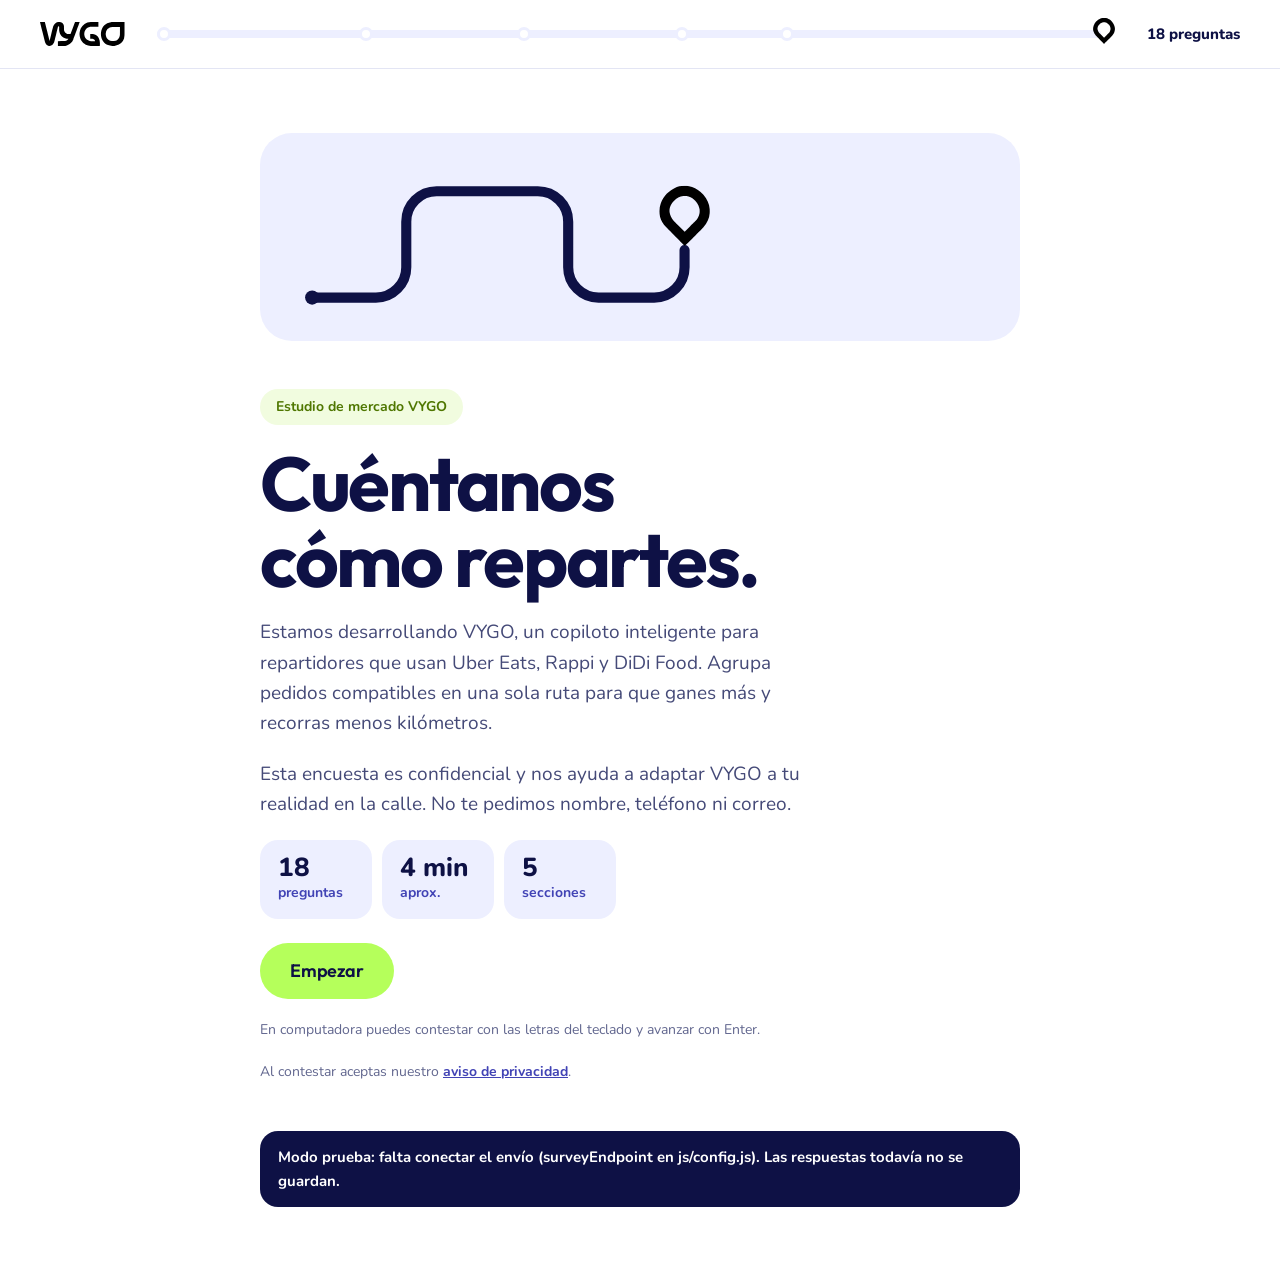
<file: encuesta.html>
<!doctype html>
<html lang="es-MX">
<head>
  <meta charset="utf-8">
  <meta name="viewport" content="width=device-width, initial-scale=1, viewport-fit=cover">
  <title>Encuesta VYGO · Cuéntanos cómo repartes</title>
  <meta name="description" content="Encuesta para repartidores de Uber Eats, Rappi y DiDi Food. 18 preguntas, unos 4 minutos, confidencial.">
  <meta name="theme-color" content="#0E1145">
  <meta name="robots" content="noindex">

  <meta property="og:type" content="website">
  <meta property="og:title" content="Encuesta VYGO · Cuéntanos cómo repartes">
  <meta property="og:description" content="18 preguntas, unos 4 minutos. Nos ayudas a construir el copiloto del reparto multiapp.">
  <meta property="og:image" content="assets/og-image.png">
  <meta property="og:locale" content="es_MX">

  <link rel="icon" href="assets/favicon.svg" type="image/svg+xml">
  <link rel="icon" href="assets/favicon-32.png" sizes="32x32" type="image/png">
  <link rel="apple-touch-icon" href="assets/apple-touch-icon.png">

  <link rel="preload" href="assets/fonts/outfit-latin-600-normal.woff2" as="font" type="font/woff2" crossorigin>
  <link rel="preload" href="assets/fonts/nunito-latin-400-normal.woff2" as="font" type="font/woff2" crossorigin>
  <link rel="stylesheet" href="css/fonts.css">
  <link rel="stylesheet" href="css/styles.css">
  <link rel="stylesheet" href="css/encuesta.css">
</head>
<body class="survey-page">

<!-- Marcas oficiales (vectorizadas del Manual v3.0) -->
<svg width="0" height="0" style="position:absolute" aria-hidden="true" focusable="false">
  <symbol id="vygo-logo" viewBox="0 0 3545 1004"><path fill-rule="evenodd" d="M377.8 1002.5C352.1 999.0 325.5 988.9 304.9 974.9C263.6 946.9 229.6 897.0 208.8 834.0C206.3 826.6 158.3 636.3 102.0 411.2C25.5 104.8 0.0 1.6 0.9 0.7C1.7 -0.1 2.3 -0.1 3.2 0.8C5.0 2.6 199.1 2.5 200.9 0.7C201.9 -0.3 202.4 -0.2 203.3 1.1C204.0 2.0 248.8 180.1 303.0 396.9C357.2 613.6 401.7 791.0 402.0 791.0C402.3 791.0 427.3 691.0 457.4 568.8C548.9 197.6 549.4 195.7 554.5 182.1C580.3 113.6 622.6 58.2 671.5 28.8C696.9 13.5 724.7 4.3 755.9 1.0C769.8 -0.6 806.8 0.3 822.0 2.4C900.1 13.5 955.1 48.1 982.9 103.6C991.4 120.6 997.2 138.7 1000.4 158.0C1001.2 163.2 1002.2 169.1 1002.6 171.0C1002.9 172.9 1003.5 209.6 1004.0 252.5C1004.8 335.3 1004.8 336.2 1010.0 358.7C1025.2 423.7 1062.7 467.3 1120.7 487.4C1150.3 497.6 1171.7 500.0 1234.0 500.0L1276.5 500.0L1368.0 258.7C1418.3 126.1 1461.0 13.6 1462.8 8.7L1466.2 -0.0L1563.1 -0.0C1644.5 -0.0 1660.1 0.2 1660.6 1.4C1661.2 2.9 1407.7 693.7 1397.7 718.0C1369.3 786.5 1336.0 837.9 1290.7 883.2C1228.2 945.8 1146.5 986.7 1058.0 999.9C1031.2 1003.9 1020.7 1004.1 882.5 1003.8L749.5 1003.5L749.5 902.0L749.5 800.5L888.0 799.9C1032.4 799.4 1029.3 799.5 1051.0 794.9C1097.9 785.2 1142.3 758.0 1178.3 717.0C1184.5 709.9 1188.7 704.4 1187.9 704.3C1187.1 704.2 1178.0 703.6 1167.5 703.0C1132.0 701.0 1105.1 697.0 1074.4 689.5C1001.4 671.5 943.7 637.8 896.5 585.5C845.8 529.2 811.8 446.8 802.5 356.8C800.3 336.3 799.3 301.5 800.9 300.6C802.2 299.8 802.5 204.4 801.2 203.8C800.8 203.7 799.2 200.8 797.5 197.5C791.5 185.5 782.4 178.9 774.6 181.1C768.4 182.8 758.5 192.6 754.0 201.4C752.9 203.7 718.0 342.8 676.5 510.5C634.9 678.2 599.8 819.5 598.3 824.5C594.6 837.5 586.6 858.7 580.3 872.5C548.6 941.1 503.2 983.7 446.1 998.6C426.0 1003.8 398.9 1005.3 377.8 1002.5ZM3046.0 1003.2C3046.0 1002.8 3034.9 1001.9 3021.2 1001.2C2955.3 998.1 2899.1 986.6 2845.5 965.3C2765.1 933.4 2698.8 882.6 2647.5 813.5C2599.0 748.4 2566.8 668.1 2554.1 581.0C2548.9 545.8 2547.2 493.7 2550.0 460.0C2560.5 333.0 2609.9 221.1 2691.5 139.5C2763.2 67.9 2854.8 23.6 2963.5 8.1C2980.3 5.7 3007.6 3.3 3029.8 2.4C3038.7 2.1 3046.0 1.4 3046.0 0.9C3046.0 0.4 3151.0 0.0 3295.0 0.0L3543.9 0.0L3544.2 248.8C3544.5 502.7 3544.2 535.7 3541.5 565.5C3525.3 741.3 3443.8 867.9 3299.5 941.5C3242.3 970.6 3179.7 989.8 3111.5 999.0C3082.6 1002.9 3046.0 1005.3 3046.0 1003.2ZM2141.8 1001.0C2141.7 1000.5 2132.5 999.6 2121.5 999.0C2043.5 994.8 1977.8 978.6 1915.5 948.0C1837.6 909.8 1774.5 851.6 1728.2 775.3C1717.8 758.2 1699.0 720.2 1691.7 701.5C1672.7 653.0 1660.8 601.1 1655.9 545.5C1654.3 527.2 1654.3 478.5 1655.9 459.5C1661.8 388.8 1678.8 325.8 1708.5 265.5C1745.5 190.2 1797.6 130.0 1864.5 85.5C1938.5 36.3 2023.9 9.8 2123.5 5.1C2135.2 4.5 2141.5 3.9 2141.8 3.1C2142.1 2.3 2182.1 2.0 2292.6 2.0L2443.0 2.0L2443.0 102.0L2443.0 202.0L2291.2 202.0C2118.8 202.0 2114.3 202.2 2078.6 209.6C1976.9 231.0 1900.1 300.8 1867.7 401.5C1857.0 434.8 1852.5 464.2 1852.5 502.0C1852.5 516.1 1853.1 531.2 1853.9 537.5C1863.8 620.0 1898.7 688.1 1956.0 736.2C1989.6 764.5 2034.7 785.7 2081.0 795.0C2111.9 801.3 2112.2 801.3 2210.9 801.7L2301.3 802.1L2300.7 792.8C2298.1 750.9 2266.9 720.3 2214.5 708.2C2193.3 703.3 2186.5 702.7 2142.8 702.3L2101.0 701.8L2101.0 601.9L2101.0 502.0L2134.2 502.0C2190.0 502.0 2222.0 505.3 2259.4 514.7C2379.7 544.9 2457.4 629.6 2490.9 767.0C2506.5 830.7 2511.1 911.4 2503.4 985.8L2501.7 1002.0L2321.9 1002.0C2207.6 1002.0 2142.0 1001.6 2141.8 1001.0ZM3091.5 797.5C3193.2 786.6 3265.7 738.7 3308.7 654.1C3325.3 621.4 3336.0 585.0 3342.7 539.0C3344.2 528.7 3344.4 510.4 3344.7 365.8L3345.1 204.0L3192.1 204.0C3096.3 204.0 3033.4 204.4 3023.8 205.0C2948.2 210.2 2884.9 237.3 2836.9 285.0C2820.8 301.0 2813.7 309.7 2801.4 328.1C2774.4 368.5 2758.1 415.1 2751.9 469.0C2750.1 484.6 2750.4 522.7 2752.4 539.5C2763.3 629.2 2806.7 704.3 2874.0 749.9C2913.2 776.5 2960.7 793.3 3010.0 797.9C3016.3 798.5 3023.3 799.2 3025.5 799.4C3033.7 800.2 3078.0 799.0 3091.5 797.5Z"/></symbol>
  <symbol id="vygo-isotipo" viewBox="0 0 997 1005"><path fill-rule="evenodd" d="M498.5 1004.1C497.9 1003.6 487.6 1002.6 474.5 1002.0C437.6 1000.3 410.8 997.0 378.5 990.3C220.6 957.6 98.2 854.4 38.2 703.4C18.7 654.6 6.9 603.0 1.9 545.5C0.2 525.4 0.4 476.3 2.4 455.2C19.2 273.6 114.9 127.0 264.5 54.0C327.8 23.1 399.0 6.3 479.0 3.4C489.2 3.0 497.8 2.3 498.1 1.8C498.6 1.0 994.9 0.5 995.6 1.3C995.8 1.5 996.0 119.9 996.0 264.5C996.1 529.7 996.0 542.5 992.5 576.0C979.6 699.2 932.0 800.6 853.5 871.9C805.2 915.9 750.1 948.0 683.5 971.2C629.1 990.2 570.7 1001.5 511.5 1004.6C503.7 1005.0 499.2 1004.8 498.5 1004.1ZM540.9 798.4C583.8 794.2 616.7 784.9 651.1 767.4C724.2 730.3 774.0 657.1 790.9 562.0C796.7 529.7 796.3 542.1 796.7 366.7L797.1 204.9L632.3 205.3C483.1 205.6 466.4 205.8 455.5 207.4C383.8 217.6 329.8 243.6 285.4 289.1C257.8 317.5 237.2 350.1 223.1 387.5C187.0 483.8 198.6 594.8 253.4 676.9C265.4 694.9 272.8 703.9 288.0 719.0C309.2 740.3 329.5 755.0 356.5 768.5C392.5 786.7 430.8 796.8 475.0 799.9C490.7 801.0 522.0 800.3 540.9 798.4Z"/></symbol>
  <symbol id="vygo-pin" viewBox="0 0 1020 1214"><path fill-rule="evenodd" d="M328.8 1027.2C226.2 924.5 139.5 837.6 136.3 834.0C76.3 767.2 37.3 700.3 16.5 628.5C-8.6 541.6 -4.1 449.4 29.8 357.0C55.1 288.0 97.4 218.9 149.4 161.8C153.8 156.9 158.1 153.0 159.0 153.0C159.9 153.0 166.2 147.8 173.1 141.4C215.6 101.6 257.6 72.1 305.5 48.5C399.6 2.0 497.6 -10.8 600.0 10.0C683.6 27.0 763.5 66.8 833.7 126.4C849.5 140.0 881.2 171.6 894.2 187.0C966.2 272.0 1008.8 369.6 1018.4 470.9C1020.5 492.3 1020.5 533.5 1018.5 554.6C1008.8 656.6 965.9 750.6 890.1 836.0C885.5 841.2 878.5 848.8 874.6 852.7C870.7 856.7 867.5 860.8 867.5 861.7C867.5 863.2 517.3 1214.0 516.0 1214.0C515.7 1214.0 431.5 1129.9 328.8 1027.2ZM733.8 707.5C749.5 690.9 767.3 666.7 779.4 645.3C795.8 616.4 807.3 582.4 812.7 547.3C815.1 531.7 815.1 491.8 812.7 475.5C804.6 420.8 782.7 371.0 746.6 325.5C737.1 313.5 716.0 291.8 703.5 281.1C658.5 242.5 606.2 217.9 550.3 208.9C533.9 206.3 500.8 205.3 484.9 206.9C413.3 214.3 349.4 247.3 294.9 305.1C279.0 322.1 270.2 332.5 259.6 347.3C231.4 386.4 215.2 425.0 208.3 469.0C206.0 484.3 206.0 520.6 208.3 536.3C216.7 591.8 239.9 642.9 280.3 694.5C284.5 699.9 332.3 748.5 399.9 816.2L512.5 929.0L619.4 822.2C678.1 763.5 729.7 711.9 733.8 707.5Z"/></symbol>
</svg>

<a class="skip-link" href="#stage">Saltar a la encuesta</a>

<header class="sbar">
  <div class="sbar__inner">
    <a class="sbar__brand" href="index.html" aria-label="Volver a VYGO">
      <svg class="logo" viewBox="0 0 3545 1004" role="img" aria-label="VYGO"><use href="#vygo-logo"/></svg>
    </a>
    <div class="progress" aria-hidden="true">
      <div class="progress__track"><div class="progress__fill" id="progress-fill"></div></div>
      <span class="progress__stop" style="--at:0%"></span>
      <span class="progress__stop" style="--at:22.2%"></span>
      <span class="progress__stop" style="--at:38.9%"></span>
      <span class="progress__stop" style="--at:55.6%"></span>
      <span class="progress__stop" style="--at:66.7%"></span>
      <svg class="progress__pin" viewBox="0 0 1020 1214"><use href="#vygo-pin"/></svg>
    </div>
    <span class="sbar__count" id="counter">18 preguntas</span>
  </div>
  <p class="visually-hidden" id="progress-label" aria-live="polite"></p>
</header>

<main class="survey">
  <div class="survey__wrap" id="stage" tabindex="-1">
    <noscript><p class="q__hint">Esta encuesta necesita JavaScript activado.</p></noscript>
  </div>
</main>

<div class="actions" id="actions" hidden>
  <div class="actions__inner">
    <button class="btn btn--soft" type="button" id="btn-back">Atrás</button>
    <p class="actions__status" id="send-status" role="status" aria-live="polite"></p>
    <button class="btn btn--neon" type="button" id="btn-next" disabled>Siguiente</button>
  </div>
</div>

<template id="tpl-route">
  <svg class="route route--light" viewBox="0 0 830 285" fill="none">
    <path class="route-path" d="M24 262H150A60 60 0 0 0 210 202V112A60 60 0 0 1 270 52H470A60 60 0 0 1 530 112V202A60 60 0 0 0 590 262H700A60 60 0 0 0 760 202V168"/>
    <circle class="route-dot" cx="24" cy="262" r="14"/>
    <svg class="route-pin" x="710" y="41" width="100" height="119" viewBox="0 0 1020 1214"><use href="#vygo-pin"/></svg>
  </svg>
</template>

<script src="js/config.js"></script>
<script src="js/encuesta.js"></script>
</body>
</html>
</file>
<file: css/fonts.css>
/* Tipografías de marca, servidas desde el propio sitio (SIL Open Font License) */
@font-face { font-family: "Outfit"; font-style: normal; font-weight: 500; font-display: swap; src: url("../assets/fonts/outfit-latin-500-normal.woff2") format("woff2"); }
@font-face { font-family: "Outfit"; font-style: normal; font-weight: 600; font-display: swap; src: url("../assets/fonts/outfit-latin-600-normal.woff2") format("woff2"); }
@font-face { font-family: "Outfit"; font-style: normal; font-weight: 700; font-display: swap; src: url("../assets/fonts/outfit-latin-700-normal.woff2") format("woff2"); }
@font-face { font-family: "Nunito"; font-style: normal; font-weight: 400; font-display: swap; src: url("../assets/fonts/nunito-latin-400-normal.woff2") format("woff2"); }
@font-face { font-family: "Nunito"; font-style: normal; font-weight: 700; font-display: swap; src: url("../assets/fonts/nunito-latin-700-normal.woff2") format("woff2"); }
@font-face { font-family: "Nunito"; font-style: normal; font-weight: 800; font-display: swap; src: url("../assets/fonts/nunito-latin-800-normal.woff2") format("woff2"); }
</file>
<file: css/styles.css>
/* ==========================================================================
   VYGO — Landing page
   Sistema basado en el Manual de identidad visual v3.0 · 2026
   Reglas clave (no romper):
   - Neón (#B5FF5B) solo para acción o ganancia, siempre con tinta oscura encima.
   - Texto verde sobre claro = #4F7700, nunca el neón.
   - Negro absoluto solo para el logotipo y el pin.
   - Un solo botón neón por pantalla.
   - Trama o ruta entran por una esquina, nunca detrás del texto.
   - Nada de flechas, cruces ni líneas punteadas.
   ========================================================================== */

:root {
  /* Color de marca */
  --neon: #B5FF5B;
  --indigo: #0E1145;
  --cobalt: #4143B5;
  --black: #000000;
  --green-soft: #F1FCDF;
  --indigo-soft: #EDEFFF;
  --green-ink: #4F7700;

  /* Superficies y texto (derivados del manual y el deck) */
  --paper: #FFFFFF;
  --mist: #F5F6FB;
  --line: #E3E5F4;
  --ink: var(--indigo);
  --ink-2: #454A78;
  --ink-3: #62678F;
  --night-card: #1A1E5C;
  --night-line: #2B2F6E;
  --on-night: #FFFFFF;
  --on-night-2: #C4C7E6;

  /* Tipografía */
  --font-title: "Outfit", system-ui, sans-serif;
  --font-text: "Nunito", system-ui, sans-serif;

  /* Radios: bloques redondeados y cápsulas */
  --r-xl: 32px;
  --r-lg: 24px;
  --r-md: 18px;
  --r-pill: 999px;

  /* Layout */
  --max: 1200px;
  --gutter: clamp(16px, 4vw, 40px);
  --section: clamp(72px, 10vw, 136px);

  /* Grosor de trazo 1x (ruta) */
  --stroke: 20;
}

*,
*::before,
*::after { box-sizing: border-box; }

[hidden] { display: none !important; }

html {
  scroll-behavior: smooth;
  scroll-padding-top: 88px;
  -webkit-text-size-adjust: 100%;
}

body {
  margin: 0;
  background: var(--paper);
  color: var(--ink-2);
  font-family: var(--font-text);
  font-size: 18px;
  line-height: 1.6;
  -webkit-font-smoothing: antialiased;
  text-rendering: optimizeLegibility;
}

img, svg { display: block; max-width: 100%; }

a { color: inherit; }

h1, h2, h3, h4 {
  font-family: var(--font-title);
  color: var(--ink);
  letter-spacing: -0.03em;
  line-height: 1.05;
  margin: 0;
}

p { margin: 0; }

:where(ul, ol)[role="list"] { list-style: none; margin: 0; padding: 0; }

.visually-hidden {
  position: absolute !important;
  width: 1px; height: 1px;
  overflow: hidden;
  clip: rect(0 0 0 0);
  white-space: nowrap;
}

.skip-link {
  position: absolute;
  left: 16px; top: -60px;
  z-index: 100;
  padding: 10px 18px;
  border-radius: var(--r-pill);
  background: var(--indigo);
  color: #fff;
  font-weight: 700;
  text-decoration: none;
}
.skip-link:focus { top: 16px; }

:focus-visible {
  outline: 3px solid var(--cobalt);
  outline-offset: 3px;
  border-radius: 12px;
}

.wrap {
  width: 100%;
  max-width: calc(var(--max) + var(--gutter) * 2);
  margin: 0 auto;
  padding: 0 var(--gutter);
}

/* ---------- Marcas (logo, isotipo, pin) ---------- */

.logo { width: auto; fill: currentColor; }
.logo--nav { height: 30px; color: var(--black); }
.logo--hero { height: clamp(56px, 8vw, 92px); color: var(--black); }
.logo--footer { height: 40px; color: #fff; }

.isotipo { width: 18px; height: 18px; fill: currentColor; }

/* ---------- Botones de cápsula ---------- */

.btn {
  display: inline-flex;
  align-items: center;
  justify-content: center;
  gap: 10px;
  min-height: 56px;
  padding: 0 30px;
  border: 0;
  border-radius: var(--r-pill);
  font-family: var(--font-title);
  font-size: 18px;
  font-weight: 600;
  letter-spacing: -0.01em;
  text-decoration: none;
  cursor: pointer;
  transition: background-color .2s ease, transform .2s ease;
}
.btn:active { transform: scale(.98); }

/* El único neón de la pantalla */
.btn--neon { background: var(--neon); color: var(--indigo); }
.btn--neon:hover { background: #A6F442; }

.btn--soft { background: var(--indigo-soft); color: var(--indigo); }
.btn--soft:hover { background: #E0E3FF; }

.btn--ink { background: var(--indigo); color: #fff; }
.btn--ink:hover { background: #1C2170; }

.btn--white { background: #fff; color: var(--indigo); }
.btn--white:hover { background: #F3F4FF; }

.btn--sm { min-height: 44px; padding: 0 20px; font-size: 16px; }

/* ---------- Píldoras / chips ---------- */

.chip {
  display: inline-flex;
  align-items: center;
  gap: 8px;
  min-height: 36px;
  padding: 0 16px;
  border-radius: var(--r-pill);
  font-family: var(--font-text);
  font-size: 14px;
  font-weight: 700;
  line-height: 1;
  white-space: nowrap;
}
.chip--white { background: #fff; color: var(--cobalt); }
.chip--soft { background: var(--indigo-soft); color: var(--cobalt); }
.chip--green { background: var(--green-soft); color: var(--green-ink); }
.chip--ink { background: var(--indigo); color: var(--neon); }

/* ---------- Etiquetas de sección (como el deck: isotipo + nombre) ---------- */

.eyebrow {
  font-family: var(--font-text);
  font-size: 13px;
  font-weight: 800;
  letter-spacing: .16em;
  text-transform: uppercase;
  color: var(--cobalt);
}
.eyebrow--green { color: var(--green-ink); }
.eyebrow--muted { color: var(--ink-3); }
.eyebrow--neon { color: var(--neon); }

.section-tag {
  display: inline-flex;
  align-items: center;
  gap: 10px;
  margin-bottom: 20px;
  color: var(--ink-3);
}
.section-tag .isotipo { color: var(--black); }

/* ---------- Encabezados de sección ---------- */

.section { padding: var(--section) 0; }

.section-head {
  display: grid;
  grid-template-columns: 1fr;
  gap: 16px 48px;
  align-items: end;
  margin-bottom: clamp(36px, 5vw, 56px);
}
@media (min-width: 900px) {
  .section-head { grid-template-columns: 1.1fr 1fr; }
  .section-head .lead { text-align: right; justify-self: end; }
}

.h2 { font-size: clamp(40px, 5.6vw, 68px); font-weight: 700; }
.h3 { font-size: clamp(22px, 2.2vw, 28px); font-weight: 600; letter-spacing: -0.02em; line-height: 1.15; }

.lead {
  max-width: 34ch;
  font-size: clamp(18px, 1.6vw, 21px);
  line-height: 1.5;
  color: var(--ink-2);
}

/* ==========================================================================
   NAV
   ========================================================================== */

.nav {
  position: sticky;
  top: 0;
  z-index: 50;
  background: rgba(255, 255, 255, .92);
  backdrop-filter: saturate(160%) blur(10px);
  -webkit-backdrop-filter: saturate(160%) blur(10px);
  border-bottom: 1px solid transparent;
  transition: border-color .2s ease;
}
.nav.is-scrolled { border-bottom-color: var(--line); }

.nav__inner {
  display: flex;
  align-items: center;
  justify-content: space-between;
  gap: 24px;
  height: 76px;
}
.nav__brand { display: inline-flex; border-radius: 10px; }

.nav__links {
  display: none;
  gap: 4px;
  margin: 0; padding: 0;
  list-style: none;
}
.nav__links a {
  display: inline-flex;
  align-items: center;
  min-height: 44px;
  padding: 0 16px;
  border-radius: var(--r-pill);
  font-weight: 700;
  font-size: 16px;
  color: var(--ink);
  text-decoration: none;
  transition: background-color .2s ease;
}
.nav__links a:hover { background: var(--indigo-soft); }

@media (min-width: 960px) { .nav__links { display: flex; } }

/* ==========================================================================
   1 · HERO
   ========================================================================== */

.hero { padding: clamp(28px, 5vw, 64px) 0 clamp(64px, 8vw, 104px); }

.hero__grid {
  display: grid;
  grid-template-columns: 1fr;
  gap: clamp(36px, 5vw, 56px);
  align-items: center;
}
@media (min-width: 1000px) {
  .hero__grid { grid-template-columns: 1.05fr 1fr; }
}

.hero__copy { display: grid; gap: 28px; justify-items: start; }

.hero__title {
  font-size: clamp(50px, 6.6vw, 96px);
  font-weight: 700;
  line-height: .98;
}
.hero__title span { display: block; }

.hero__sub {
  font-size: clamp(24px, 2.6vw, 32px);
  font-weight: 600;
  letter-spacing: -0.02em;
  color: var(--ink);
}

.hero__text { max-width: 38ch; font-size: clamp(18px, 1.6vw, 20px); }

.hero__actions { display: flex; flex-wrap: wrap; gap: 12px; }

/* Bloque suave con la ruta: la ruta vive en su propio bloque, no detrás del texto */
.hero__visual {
  position: relative;
  display: grid;
  gap: 28px;
  justify-items: center;
  padding: clamp(28px, 4vw, 48px) clamp(20px, 3vw, 40px) clamp(28px, 3.5vw, 40px);
  background: var(--indigo-soft);
  border-radius: var(--r-xl);
  overflow: hidden;
}
.hero__route { width: 100%; max-width: 560px; height: auto; }
.hero__apps { display: flex; flex-wrap: wrap; justify-content: center; gap: 10px; }

.hero__stats {
  display: grid;
  grid-template-columns: repeat(2, 1fr);
  gap: 12px;
  margin-top: clamp(40px, 5vw, 56px);
}
@media (min-width: 900px) { .hero__stats { grid-template-columns: repeat(4, 1fr); } }

.stat-tile {
  padding: 22px 24px;
  border-radius: var(--r-lg);
  background: var(--indigo-soft);
}
.stat-tile--green { background: var(--green-soft); }
.stat-tile__num {
  font-family: var(--font-text);
  font-size: clamp(28px, 3vw, 36px);
  font-weight: 800;
  line-height: 1.1;
  color: var(--ink);
  letter-spacing: -0.01em;
}
.stat-tile__label {
  margin-top: 6px;
  font-size: 15px;
  font-weight: 700;
  line-height: 1.35;
  color: var(--cobalt);
}
.stat-tile--green .stat-tile__label { color: var(--green-ink); }

/* Ruta continua (gráfico principal) */
.route-path {
  fill: none;
  stroke-width: var(--stroke);
  stroke-linecap: round;
  stroke-linejoin: round;
}
.route-dot { }
.route--light .route-path { stroke: var(--indigo); }
.route--light .route-dot { fill: var(--indigo); }
.route--light .route-pin { fill: var(--black); }
.route--night .route-path { stroke: var(--neon); }
.route--night .route-dot { fill: var(--neon); }
.route--night .route-pin { fill: var(--neon); }

/* Animación de entrada: la ruta se dibuja y aparece el pin (un solo momento) */
.js .hero__route .route-path {
  stroke-dasharray: var(--len, 1600);
  stroke-dashoffset: var(--len, 1600);
}
.js .hero__route .route-pin,
.js .hero__route .route-dot { opacity: 0; }
.js .hero__apps .chip { opacity: 0; transform: translateY(8px); }

.is-drawn .hero__route .route-path {
  transition: stroke-dashoffset 1.6s cubic-bezier(.65, 0, .35, 1) .25s;
  stroke-dashoffset: 0;
}
.is-drawn .hero__route .route-dot { opacity: 1; transition: opacity .2s ease .15s; }
.is-drawn .hero__route .route-pin {
  opacity: 1;
  transform-box: fill-box;
  transform-origin: 50% 100%;
  animation: pin-drop .5s cubic-bezier(.34, 1.56, .64, 1) 1.75s both;
}
.is-drawn .hero__apps .chip {
  opacity: 1;
  transform: none;
  transition: opacity .4s ease, transform .4s ease;
}
.is-drawn .hero__apps .chip:nth-child(1) { transition-delay: 2.0s; }
.is-drawn .hero__apps .chip:nth-child(2) { transition-delay: 2.1s; }
.is-drawn .hero__apps .chip:nth-child(3) { transition-delay: 2.2s; }

@keyframes pin-drop {
  from { opacity: 0; transform: translateY(-18px) scale(.85); }
  to { opacity: 1; transform: none; }
}

/* ==========================================================================
   2 · EL PROBLEMA
   ========================================================================== */

.cards-3 {
  display: grid;
  grid-template-columns: 1fr;
  gap: 16px;
}
@media (min-width: 860px) { .cards-3 { grid-template-columns: repeat(3, 1fr); gap: 20px; } }

.card {
  display: grid;
  align-content: start;
  gap: 14px;
  padding: clamp(28px, 3vw, 40px);
  border-radius: var(--r-xl);
  background: var(--mist);
}
.card--indigo-soft { background: var(--indigo-soft); }
.card--green-soft { background: var(--green-soft); }
.card--night { background: var(--indigo); }
.card--night .h3 { color: #fff; }
.card--night p { color: var(--on-night-2); }
.card--white { background: #fff; }
.card p { font-size: 17px; line-height: 1.6; }

.problem__note {
  margin-top: clamp(28px, 4vw, 40px);
  display: flex;
  flex-wrap: wrap;
  align-items: center;
  gap: 12px 20px;
  padding: 22px clamp(24px, 3vw, 36px);
  border-radius: var(--r-lg);
  background: var(--indigo);
  color: var(--on-night-2);
  font-size: 17px;
}
.problem__note strong {
  font-family: var(--font-title);
  font-weight: 600;
  font-size: 20px;
  letter-spacing: -0.01em;
  color: #fff;
}

/* ==========================================================================
   3 · LA SOLUCIÓN
   ========================================================================== */

.solution { background: var(--mist); }

.solution__grid {
  display: grid;
  grid-template-columns: 1fr;
  gap: clamp(40px, 5vw, 72px);
  align-items: center;
}
@media (min-width: 1000px) {
  .solution__grid { grid-template-columns: minmax(340px, .8fr) 1.2fr; }
}

.solution__copy .h2 { margin-bottom: 18px; }
.solution__copy .lead { max-width: 40ch; margin-bottom: clamp(28px, 4vw, 40px); }

.features {
  display: grid;
  grid-template-columns: 1fr;
  gap: 16px;
}
@media (min-width: 640px) { .features { grid-template-columns: 1fr 1fr; } }

.feature {
  display: grid;
  align-content: start;
  gap: 10px;
  padding: 28px;
  border-radius: var(--r-lg);
  background: #fff;
}
.feature p { font-size: 17px; line-height: 1.55; color: var(--ink-2); }

/* ---------- Teléfono en modo noche (manual 8.1) ---------- */

.phone {
  position: relative;
  width: min(100%, 360px);
  margin: 0 auto;
  aspect-ratio: 9 / 18.5;
  padding: 14px;
  border-radius: 48px;
  background: var(--indigo);
  box-shadow: 0 40px 80px -30px rgba(14, 17, 69, .45);
}
.phone__screen {
  position: relative;
  height: 100%;
  border-radius: 36px;
  overflow: hidden;
  background: var(--indigo);
  isolation: isolate;
}
.phone__map {
  position: absolute;
  inset: 0;
  background: url("../assets/trama/trama-tinta.svg") center / 180% auto;
  opacity: .9;
}
.phone__top {
  position: relative;
  z-index: 2;
  display: flex;
  align-items: center;
  justify-content: space-between;
  padding: 22px 22px 0;
}
.phone__top .logo { height: 20px; color: #fff; }
.phone__status {
  padding: 6px 12px;
  border-radius: var(--r-pill);
  background: var(--neon);
  color: var(--indigo);
  font-size: 11px;
  font-weight: 800;
  letter-spacing: .08em;
}
.phone__route {
  position: absolute;
  z-index: 1;
  left: -4%;
  right: 4%;
  top: 22%;
  width: 100%;
}

.decision {
  position: absolute;
  z-index: 3;
  left: 12px;
  right: 12px;
  bottom: 12px;
  display: grid;
  gap: 12px;
  padding: 18px 18px 16px;
  border-radius: 26px;
  background: #fff;
}
.decision__timer {
  height: 6px;
  border-radius: var(--r-pill);
  background: var(--indigo-soft);
  overflow: hidden;
}
.decision__timer span {
  display: block;
  height: 100%;
  width: 62%;
  border-radius: inherit;
  background: var(--cobalt);
  transform-origin: left center;
}
.decision__head {
  display: flex;
  align-items: baseline;
  justify-content: space-between;
  gap: 12px;
}
.decision__place {
  font-family: var(--font-title);
  font-size: 17px;
  font-weight: 600;
  color: var(--ink);
  letter-spacing: -0.01em;
}
.decision__money {
  font-weight: 800;
  font-size: 22px;
  color: var(--green-ink);
}
.decision__why {
  font-size: 14px;
  line-height: 1.4;
  color: var(--ink-2);
}
.decision__why strong { color: var(--ink); }
.decision__chips { display: flex; flex-wrap: wrap; gap: 6px; }
.decision__chips .chip { min-height: 30px; padding: 0 12px; font-size: 13px; }
.decision__btn {
  display: flex;
  align-items: center;
  justify-content: center;
  min-height: 52px;
  border-radius: var(--r-pill);
  background: var(--neon);
  color: var(--indigo);
  font-family: var(--font-title);
  font-weight: 600;
  font-size: 18px;
}

.solution__phone-caption {
  max-width: 34ch;
  margin: 20px auto 0;
  text-align: center;
  font-size: 15px;
  color: var(--ink-3);
}

/* ---------- Frente a otros asistentes ---------- */

.compare { margin-top: clamp(64px, 8vw, 104px); }
.compare__head {
  display: grid;
  gap: 12px 48px;
  margin-bottom: 28px;
}
@media (min-width: 900px) {
  .compare__head { grid-template-columns: 1fr 1fr; align-items: end; }
  .compare__head .lead { text-align: right; justify-self: end; }
}
.compare__head .h3 { font-size: clamp(28px, 3.2vw, 40px); font-weight: 700; letter-spacing: -0.03em; }

.compare__table {
  display: grid;
  gap: 12px;
}
.compare__row {
  display: grid;
  grid-template-columns: 1fr;
  gap: 8px;
}
@media (min-width: 860px) {
  .compare__row { grid-template-columns: 200px 1fr 1fr; gap: 12px; align-items: stretch; }
}
.compare__crit {
  display: flex;
  align-items: center;
  padding: 8px 4px 0;
}
@media (min-width: 860px) { .compare__crit { padding: 0 4px; } }
.compare__crit {
  font-family: var(--font-title);
  font-weight: 600;
  font-size: 19px;
  color: var(--ink);
  letter-spacing: -0.01em;
}
.compare__cell {
  display: flex;
  flex-direction: column;
  justify-content: center;
  padding: 20px 24px;
  border-radius: var(--r-md);
  background: #fff;
  font-size: 16px;
  line-height: 1.5;
}
.compare__cell--vygo { background: var(--green-soft); color: var(--ink); }
.compare__cell-label {
  display: block;
  margin-bottom: 4px;
  font-size: 12px;
  font-weight: 800;
  letter-spacing: .14em;
  text-transform: uppercase;
  color: var(--ink-3);
}
.compare__cell--vygo .compare__cell-label { color: var(--green-ink); }

.compare__colhead {
  display: none;
  padding: 16px 24px;
  border-radius: var(--r-md);
  font-family: var(--font-title);
  font-weight: 600;
  font-size: 20px;
}
.compare__colhead--other { background: #fff; color: var(--ink-2); }
.compare__colhead--vygo { background: var(--indigo); color: var(--neon); }
@media (min-width: 860px) {
  .compare__colhead { display: block; }
  .compare__cell-label { display: none; }
}

/* ==========================================================================
   4 · TRACCIÓN (modo noche)
   ========================================================================== */

.traction {
  position: relative;
  overflow: hidden;
  background: var(--indigo);
  color: var(--on-night-2);
}
/* La trama entra por la esquina superior derecha y se desvanece antes del texto */
.traction__trama {
  position: absolute;
  top: 0;
  right: 0;
  width: min(52vw, 820px);
  height: min(72%, 620px);
  background: url("../assets/trama/trama-tinta.svg") right top / 820px auto no-repeat;
  -webkit-mask-image: radial-gradient(120% 110% at 100% 0%, #000 35%, transparent 72%);
          mask-image: radial-gradient(120% 110% at 100% 0%, #000 35%, transparent 72%);
  pointer-events: none;
}
.traction .wrap { position: relative; }
.traction .section-tag { color: var(--on-night-2); }
.traction .section-tag .isotipo { color: var(--neon); }
.traction .h2 { color: #fff; max-width: 12ch; }
.traction__lead {
  max-width: 44ch;
  margin-top: 18px;
  font-size: clamp(18px, 1.6vw, 21px);
  color: var(--on-night-2);
}

.metrics {
  display: grid;
  grid-template-columns: 1fr;
  gap: 16px;
  margin-top: clamp(40px, 5vw, 64px);
}
@media (min-width: 860px) { .metrics { grid-template-columns: repeat(3, 1fr); gap: 20px; } }

.metric {
  display: grid;
  align-content: start;
  gap: 6px;
  padding: clamp(28px, 3vw, 40px);
  border-radius: var(--r-xl);
  background: var(--night-card);
}
.metric__num {
  font-family: var(--font-title);
  font-size: clamp(64px, 8vw, 112px);
  font-weight: 700;
  line-height: .95;
  letter-spacing: -0.04em;
  color: #fff;
}
.metric__label {
  margin-top: 14px;
  font-family: var(--font-title);
  font-size: clamp(20px, 2vw, 24px);
  font-weight: 600;
  letter-spacing: -0.02em;
  color: #fff;
}
.metric__detail { font-size: 16px; font-weight: 700; color: var(--on-night-2); }

/* La ganancia va en neón con tinta oscura */
.metric--gain { background: var(--neon); }
.metric--gain .metric__num,
.metric--gain .metric__label { color: var(--indigo); }
.metric--gain .metric__detail { color: var(--indigo); }

.traction__foot {
  display: flex;
  flex-wrap: wrap;
  align-items: center;
  justify-content: space-between;
  gap: 20px;
  margin-top: 32px;
}
.traction__foot p { max-width: 52ch; font-size: 17px; }
.traction__badges { display: flex; flex-wrap: wrap; gap: 10px; }
.chip--night { background: var(--night-card); color: #fff; }

/* ==========================================================================
   HOJA DE RUTA
   ========================================================================== */

.roadmap__route { width: min(100%, 360px); height: auto; margin: 0 0 28px; }

/* ==========================================================================
   5 · LANZAMIENTO, ENCUESTA, NEWSLETTER Y CONTACTO
   ========================================================================== */

.launch { padding: 0 0 var(--section); }

.launch__block {
  position: relative;
  overflow: hidden;
  display: grid;
  grid-template-columns: 1fr;
  gap: 40px;
  padding: clamp(36px, 6vw, 80px);
  border-radius: clamp(28px, 4vw, 40px);
  background: var(--neon);
  color: var(--indigo);
}
@media (min-width: 1000px) {
  .launch__block { grid-template-columns: 1.1fr .9fr; align-items: end; }
}

/* Teselación del marcador: negro sobre neón, entra por la esquina */
.launch__tess {
  position: absolute;
  right: 0;
  top: 0;
  /* Módulos completos de 72 px: la pieza se ajusta a la trama, no al revés */
  width: 432px;
  height: 576px;
  background: url("../assets/trama/teselacion-campana.svg") right top / 432px 432px repeat;
  -webkit-mask-image: linear-gradient(to left, #000 30%, transparent 95%);
          mask-image: linear-gradient(to left, #000 30%, transparent 95%);
  pointer-events: none;
}
@media (max-width: 999px) { .launch__tess { display: none; } }

.launch__copy { position: relative; display: grid; gap: 22px; justify-items: start; }
.launch__title { font-size: clamp(44px, 5.8vw, 80px); font-weight: 700; line-height: .98; color: var(--indigo); }
.launch__title span { display: block; }
.launch__date {
  font-family: var(--font-title);
  font-size: clamp(22px, 2.4vw, 30px);
  font-weight: 600;
  letter-spacing: -0.02em;
}
.launch__text { max-width: 42ch; font-size: 18px; color: var(--indigo); }

/* Panel sólido: el texto nunca va sobre la teselación */
.launch__panel {
  position: relative;
  display: grid;
  gap: 18px;
  padding: clamp(24px, 3vw, 36px);
  border-radius: var(--r-xl);
  background: #fff;
}
.launch__panel .h3 { font-size: 24px; }
.launch__panel p { font-size: 16px; color: var(--ink-2); }

.countdown {
  display: flex;
  flex-wrap: wrap;
  gap: 10px;
}
.countdown__item {
  min-width: 88px;
  padding: 12px 16px;
  border-radius: var(--r-md);
  background: var(--indigo);
  color: #fff;
}
.countdown__num { display: block; font-weight: 800; font-size: 30px; line-height: 1.1; }
.countdown__unit { font-size: 13px; font-weight: 700; color: var(--on-night-2); }

.form { display: grid; gap: 12px; }
.form__label { font-weight: 700; font-size: 15px; color: var(--ink); }
.form__row { display: grid; grid-template-columns: 1fr; gap: 10px; }
@media (min-width: 480px) { .form__row { grid-template-columns: 1fr auto; } }
.form__input {
  width: 100%;
  min-height: 56px;
  padding: 0 22px;
  border: 2px solid var(--line);
  border-radius: var(--r-pill);
  background: var(--mist);
  font: inherit;
  font-size: 17px;
  color: var(--ink);
  transition: border-color .2s ease, background-color .2s ease;
}
.form__input::placeholder { color: var(--ink-3); }
.form__input:focus { outline: none; border-color: var(--cobalt); background: #fff; }
.form__input[aria-invalid="true"] { border-color: #C42D2D; }

.form__apps { display: flex; flex-wrap: wrap; gap: 8px; border: 0; margin: 0; padding: 0; }
.form__apps legend { margin-bottom: 8px; font-weight: 700; font-size: 15px; color: var(--ink); padding: 0; }
.toggle { position: relative; }
.toggle input { position: absolute; opacity: 0; inset: 0; margin: 0; cursor: pointer; }
.toggle span {
  display: inline-flex;
  align-items: center;
  min-height: 40px;
  padding: 0 16px;
  border-radius: var(--r-pill);
  background: var(--indigo-soft);
  color: var(--cobalt);
  font-weight: 700;
  font-size: 15px;
  transition: background-color .2s ease, color .2s ease;
}
.toggle input:checked + span { background: var(--indigo); color: #fff; }
.toggle input:focus-visible + span { outline: 3px solid var(--cobalt); outline-offset: 2px; }

.form__hint { font-size: 14px !important; color: var(--ink-3) !important; }
.form__msg { min-height: 1.5em; font-size: 15px !important; font-weight: 700; }
.form__msg.is-ok { color: var(--green-ink) !important; }
.form__msg.is-error { color: #C42D2D !important; }

.launch__links {
  position: relative;
  display: flex;
  flex-wrap: wrap;
  gap: 10px;
}

/* ==========================================================================
   FOOTER (firma: la ruta al cierre)
   ========================================================================== */

.footer {
  background: var(--indigo);
  color: var(--on-night-2);
  padding: clamp(56px, 7vw, 88px) 0 40px;
  overflow: hidden;
}
.footer__top {
  display: grid;
  grid-template-columns: 1fr;
  gap: 32px;
  align-items: end;
}
@media (min-width: 860px) { .footer__top { grid-template-columns: 1fr auto; } }
.footer__claim {
  margin-top: 18px;
  font-family: var(--font-title);
  font-size: clamp(24px, 2.6vw, 32px);
  font-weight: 600;
  letter-spacing: -0.02em;
  color: #fff;
}
.footer__nav { display: flex; flex-wrap: wrap; gap: 8px 24px; margin: 0; padding: 0; list-style: none; }
.footer__nav a {
  display: inline-flex;
  min-height: 44px;
  align-items: center;
  font-weight: 700;
  text-decoration: none;
  color: #fff;
}
.footer__nav a:hover { color: var(--neon); }
.footer__route { width: calc(100% + 80px); margin: 48px -40px 0 0; height: auto; }
.footer__bottom {
  display: flex;
  flex-wrap: wrap;
  justify-content: space-between;
  gap: 12px 24px;
  margin-top: 32px;
  padding-top: 24px;
  border-top: 1px solid var(--night-line);
  font-size: 15px;
}
.footer__bottom a { color: #fff; }
.footer__legal { color: #fff; }

/* ==========================================================================
   Movimiento reducido
   ========================================================================== */

@media (prefers-reduced-motion: reduce) {
  html { scroll-behavior: auto; }
  *, *::before, *::after {
    animation-duration: .01ms !important;
    animation-iteration-count: 1 !important;
    transition-duration: .01ms !important;
    transition-delay: 0s !important;
  }
}

.compare__colhead--blank { background: transparent; padding: 0; }

/* ---------- Ajustes para pantallas chicas ---------- */
.btn { white-space: nowrap; }

@media (max-width: 999px) {
  .solution__copy { order: -1; }
}

@media (max-width: 859px) {
  /* La trama se vuelve una franja superior: nunca detrás del texto */
  .traction { padding-top: 200px; }
  .traction__trama {
    width: 100%;
    height: 170px;
    background-size: 620px auto;
    -webkit-mask-image: linear-gradient(to bottom, #000 30%, transparent 100%);
            mask-image: linear-gradient(to bottom, #000 30%, transparent 100%);
  }
}

@media (max-width: 520px) {
  .stat-tile { padding: 18px; }
  .stat-tile__num { font-size: 24px; }
  .stat-tile__label { font-size: 14px; }
  .launch__links .btn { flex: 1 1 100%; }
  .btn { padding: 0 24px; }
}

@media (max-width: 859px) { .compare__row--head { display: none; } }

/* Campo trampa para bots (invisible para personas) */
.hp { position: absolute; left: -9999px; width: 1px; height: 1px; overflow: hidden; }
.form__hint a { color: var(--cobalt); font-weight: 700; }

/* ---------- Páginas de texto (aviso de privacidad) y 404 ---------- */
.legal { max-width: 820px; padding-block: clamp(40px, 6vw, 80px); }
.legal .h2 { font-size: clamp(36px, 5vw, 56px); }
.legal__lead { max-width: 52ch; margin: 16px 0 clamp(28px, 4vw, 40px); }
.legal__block {
  display: grid;
  gap: 12px;
  padding: clamp(22px, 3vw, 32px);
  margin-bottom: 14px;
  border-radius: var(--r-lg);
  background: var(--mist);
}
.legal__block:nth-of-type(even) { background: var(--indigo-soft); }
.legal__block p, .legal__block li { font-size: 17px; line-height: 1.6; }
.legal__block ul { display: grid; gap: 8px; margin: 0; padding-left: 20px; }
.legal__block a { color: var(--cobalt); font-weight: 700; }
.legal__block strong { color: var(--ink); }
.legal__date { font-size: 15px !important; color: var(--ink-3); }
.footer--slim { padding: 8px 0 32px; }
.footer--slim .footer__bottom { margin-top: 0; }

.notfound { padding-block: clamp(40px, 8vw, 96px); }
.notfound__block {
  display: grid;
  gap: 20px;
  justify-items: start;
  max-width: 760px;
  padding: clamp(28px, 5vw, 56px);
  border-radius: var(--r-xl);
  background: var(--indigo-soft);
}
.notfound__route { width: 100%; max-width: 360px; height: auto; }
.notfound__actions { display: flex; flex-wrap: wrap; gap: 12px; }
</file>
<file: css/encuesta.css>
/* ==========================================================================
   VYGO · Encuesta (una pregunta por pantalla)
   Usa los tokens de css/styles.css. No agrega colores nuevos.
   ========================================================================== */

.survey-page { background: var(--paper); }

/* ---------- Barra superior con la ruta como progreso ---------- */
.sbar {
  position: sticky;
  top: 0;
  z-index: 40;
  background: rgba(255, 255, 255, .94);
  backdrop-filter: saturate(160%) blur(10px);
  -webkit-backdrop-filter: saturate(160%) blur(10px);
  border-bottom: 1px solid var(--line);
  padding-top: env(safe-area-inset-top, 0px);
}
.sbar__inner {
  display: flex;
  align-items: center;
  gap: clamp(16px, 3vw, 32px);
  max-width: calc(var(--max) + var(--gutter) * 2);
  height: 68px;
  margin: 0 auto;
  padding: 0 var(--gutter);
}
.sbar__brand { display: inline-flex; flex: none; border-radius: 10px; }
.sbar__brand .logo { height: 24px; color: var(--black); }
.sbar__count {
  flex: none;
  min-width: 64px;
  text-align: right;
  font-weight: 800;
  font-size: 15px;
  color: var(--ink);
  font-variant-numeric: tabular-nums;
}

/* Rutas del manual: recorrida (suave) y activa (cobalto) en línea gruesa y redonda */
.progress {
  position: relative;
  flex: 1;
  height: 28px;
  margin-right: 14px;
}
.progress__track {
  position: absolute;
  left: 0; right: 0;
  top: 50%;
  height: 8px;
  transform: translateY(-50%);
  border-radius: var(--r-pill);
  background: var(--indigo-soft);
}
.progress__fill {
  width: 0;
  height: 100%;
  border-radius: inherit;
  background: var(--cobalt);
  transition: width .45s cubic-bezier(.65, 0, .35, 1);
}
.progress__stop {
  position: absolute;
  top: 50%;
  left: var(--at);
  width: 14px; height: 14px;
  transform: translate(-50%, -50%);
  border-radius: 50%;
  background: #fff;
  border: 3px solid var(--indigo-soft);
  transition: border-color .3s ease, background-color .3s ease;
}
.progress__stop:first-of-type { transform: translate(0, -50%); }
.progress__stop.is-done { border-color: var(--cobalt); background: var(--cobalt); }
.progress__stop.is-current { border-color: var(--cobalt); background: #fff; }
.progress__pin {
  position: absolute;
  right: -14px;
  top: 50%;
  width: 22px;
  height: 26px;
  transform: translateY(-62%);
  fill: var(--black);
}

/* ---------- Escenario ---------- */
.survey { padding: clamp(28px, 5vw, 64px) var(--gutter) clamp(40px, 6vw, 72px); }
.has-actions .survey { padding-bottom: 132px; }
.survey__wrap {
  max-width: 760px;
  margin: 0 auto;
  outline: none;
}

.screen.enter { animation: q-in .38s cubic-bezier(.2, .8, .2, 1) both; }
.screen.enter-back { animation: q-in-back .38s cubic-bezier(.2, .8, .2, 1) both; }
@keyframes q-in { from { opacity: 0; transform: translateX(28px); } to { opacity: 1; transform: none; } }
@keyframes q-in-back { from { opacity: 0; transform: translateX(-28px); } to { opacity: 1; transform: none; } }

/* ---------- Bienvenida ---------- */
.welcome {
  display: grid;
  gap: clamp(28px, 4vw, 48px);
}
.welcome__copy { display: grid; gap: 20px; justify-items: start; }
.welcome__title {
  font-size: clamp(44px, 6.4vw, 76px);
  font-weight: 700;
  line-height: 1;
  outline: none;
  text-wrap: balance;
}
.welcome__text { max-width: 52ch; font-size: clamp(17px, 1.6vw, 19px); }
.welcome__facts { display: flex; flex-wrap: wrap; gap: 10px; }
.fact {
  display: grid;
  min-width: 112px;
  padding: 14px 18px;
  border-radius: var(--r-md);
  background: var(--indigo-soft);
}
.fact strong { font-weight: 800; font-size: 26px; line-height: 1.1; color: var(--ink); }
.fact span { font-size: 14px; font-weight: 700; color: var(--cobalt); }
.welcome__actions { display: flex; flex-wrap: wrap; gap: 12px; margin-top: 4px; }
.welcome__keys { font-size: 14px; color: var(--ink-3); }
@media (hover: none) { .welcome__keys { display: none; } }

.welcome__visual {
  display: grid;
  place-items: center;
  padding: clamp(24px, 4vw, 40px);
  border-radius: var(--r-xl);
  background: var(--indigo-soft);
}
.welcome__visual { justify-items: start; padding: clamp(20px, 3vw, 32px) clamp(20px, 4vw, 40px); }
.welcome__visual .route { width: 100%; max-width: 420px; height: auto; }

/* ---------- Pregunta ---------- */
.q { display: grid; gap: clamp(24px, 3vw, 32px); }
.q__head { display: grid; gap: 14px; }
.q__meta { display: flex; flex-wrap: wrap; align-items: center; gap: 8px; }
.q__section {
  font-size: 13px;
  font-weight: 800;
  letter-spacing: .12em;
  text-transform: uppercase;
}
.q__section--cobalt { color: var(--cobalt); }
.q__section--green { color: var(--green-ink); }
.q__new {
  padding: 4px 10px;
  border-radius: var(--r-pill);
  background: var(--green-soft);
  color: var(--green-ink);
  font-size: 12px;
  font-weight: 800;
}
.q__title {
  font-size: clamp(26px, 3.4vw, 40px);
  font-weight: 600;
  line-height: 1.15;
  letter-spacing: -0.025em;
  outline: none;
  text-wrap: balance;
}
.q__title--long { font-size: clamp(22px, 2.6vw, 30px); line-height: 1.25; }
.q__hint { font-size: 16px; color: var(--ink-3); }

/* ---------- Opciones ---------- */
.choices {
  display: grid;
  gap: 12px;
  margin: 0;
  padding: 0;
  border: 0;
  min-width: 0;
}
@media (min-width: 640px) {
  .choices:not(.choices--long) { grid-template-columns: 1fr 1fr; }
  .choices:not(.choices--long) .other { grid-column: 1 / -1; }
}

.opt {
  position: relative;
  display: grid;
  grid-template-columns: auto 1fr;
  align-items: center;
  gap: 16px;
  min-height: 64px;
  padding: 14px 20px 14px 14px;
  border: 2px solid transparent;
  border-radius: var(--r-md);
  background: var(--mist);
  color: var(--ink);
  font-weight: 700;
  font-size: 17px;
  line-height: 1.4;
  cursor: pointer;
  transition: background-color .18s ease, border-color .18s ease, transform .12s ease;
  -webkit-tap-highlight-color: transparent;
}
.opt:hover { background: var(--indigo-soft); }
.opt:active { transform: scale(.99); }
.opt input {
  position: absolute;
  opacity: 0;
  width: 1px; height: 1px;
  pointer-events: none;
}
.opt__key {
  display: grid;
  place-items: center;
  width: 36px; height: 36px;
  border-radius: 12px;
  background: #fff;
  color: var(--cobalt);
  font-weight: 800;
  font-size: 15px;
  transition: background-color .18s ease, color .18s ease;
}
.opt__check { display: none; }
.choices--long .opt { font-weight: 600; }

.opt:has(input:checked) { background: var(--indigo); color: #fff; }
.opt:has(input:checked) .opt__key { background: var(--neon); color: var(--indigo); }
.opt:has(input:focus-visible) { outline: 3px solid var(--cobalt); outline-offset: 3px; }

/* Casillas múltiples: la letra se vuelve palomita al marcar */
.choices[role="group"] .opt:has(input:checked) .opt__key { font-size: 0; }
.choices[role="group"] .opt:has(input:checked) .opt__key::after {
  content: "";
  width: 14px; height: 8px;
  border-left: 3px solid var(--indigo);
  border-bottom: 3px solid var(--indigo);
  border-radius: 2px;
  transform: translateY(-2px) rotate(-45deg);
}

.other { display: grid; gap: 8px; margin-top: 4px; }
.other__label { font-weight: 700; font-size: 15px; color: var(--ink); }

.field {
  width: 100%;
  min-height: 56px;
  padding: 0 20px;
  border: 2px solid var(--line);
  border-radius: var(--r-md);
  background: #fff;
  font: inherit;
  font-size: 17px;
  color: var(--ink);
  transition: border-color .2s ease;
}
.field::placeholder { color: var(--ink-3); }
.field:focus { outline: none; border-color: var(--cobalt); }
.field--big { min-height: 64px; font-size: 20px; font-weight: 700; }

/* ---------- Escalera de precios ---------- */
.prices { display: grid; gap: 12px; }
.price {
  display: grid;
  gap: 16px;
  padding: 20px;
  border-radius: var(--r-lg);
  background: var(--mist);
}
.price--2, .price--3 { background: var(--indigo-soft); }
.price__top { display: grid; grid-template-columns: auto 1fr; gap: 14px; align-items: start; }
.price__letter {
  display: grid;
  place-items: center;
  width: 36px; height: 36px;
  border-radius: 12px;
  background: var(--indigo);
  color: #fff;
  font-weight: 800;
}
.price__label { font-weight: 700; font-size: 16px; line-height: 1.45; color: var(--ink); padding-top: 6px; }
.price__controls {
  display: grid;
  grid-template-columns: 1fr;
  gap: 12px;
  align-items: center;
}
@media (min-width: 560px) { .price__controls { grid-template-columns: 1fr auto; gap: 20px; } }

.price__field {
  display: flex;
  align-items: center;
  gap: 6px;
  min-height: 56px;
  padding: 0 16px;
  border: 2px solid var(--line);
  border-radius: var(--r-md);
  background: #fff;
}
.price__field:focus-within { border-color: var(--cobalt); }
.price__cur { font-weight: 800; font-size: 22px; color: var(--ink); }
.price__input {
  width: 5ch;
  min-width: 0;
  border: 0;
  background: transparent;
  font: inherit;
  font-weight: 800;
  font-size: 24px;
  color: var(--ink);
  font-variant-numeric: tabular-nums;
  -moz-appearance: textfield;
}
.price__input:focus { outline: none; }
.price__input::-webkit-outer-spin-button,
.price__input::-webkit-inner-spin-button { -webkit-appearance: none; margin: 0; }
.price__unit { font-size: 13px; font-weight: 700; color: var(--ink-3); white-space: nowrap; }

/* Barra de precio: línea gruesa y redonda, como las rutas */
.price__range {
  --fill: 0%;
  width: 100%;
  height: 44px;
  margin: 0;
  background: transparent;
  -webkit-appearance: none;
  appearance: none;
  cursor: pointer;
}
.price__range:focus { outline: none; }
.price__range::-webkit-slider-runnable-track {
  height: 10px;
  border-radius: var(--r-pill);
  background: linear-gradient(to right, var(--cobalt) var(--fill), #fff var(--fill));
}
.price__range::-moz-range-track { height: 10px; border-radius: var(--r-pill); background: #fff; }
.price__range::-moz-range-progress { height: 10px; border-radius: var(--r-pill); background: var(--cobalt); }
.price__range::-webkit-slider-thumb {
  -webkit-appearance: none;
  width: 30px; height: 30px;
  margin-top: -10px;
  border-radius: 50%;
  background: var(--indigo);
  border: 4px solid #fff;
  box-shadow: 0 0 0 2px var(--indigo);
}
.price__range::-moz-range-thumb {
  width: 22px; height: 22px;
  border-radius: 50%;
  background: var(--indigo);
  border: 4px solid #fff;
  box-shadow: 0 0 0 2px var(--indigo);
}
.price__range.is-untouched::-webkit-slider-thumb { background: #fff; box-shadow: 0 0 0 2px var(--ink-3); }
.price__range.is-untouched::-moz-range-thumb { background: #fff; box-shadow: 0 0 0 2px var(--ink-3); }
.price__range:focus-visible::-webkit-slider-thumb { box-shadow: 0 0 0 2px var(--indigo), 0 0 0 6px rgba(65, 67, 181, .35); }
.price__range:focus-visible::-moz-range-thumb { box-shadow: 0 0 0 2px var(--indigo), 0 0 0 6px rgba(65, 67, 181, .35); }

.prices__warn { min-height: 1.5em; font-size: 15px; font-weight: 700; color: var(--cobalt); }

/* ---------- Ciudad ---------- */
.city { display: grid; gap: 14px; }
.city__chips { display: flex; flex-wrap: wrap; gap: 10px; }
.city__chip {
  min-height: 48px;
  padding: 0 22px;
  border: 0;
  border-radius: var(--r-pill);
  background: var(--indigo-soft);
  color: var(--cobalt);
  font: inherit;
  font-weight: 800;
  font-size: 16px;
  cursor: pointer;
  transition: background-color .18s ease, color .18s ease;
}
.city__chip:hover { background: #E0E3FF; }
.city__chip[aria-pressed="true"] { background: var(--indigo); color: #fff; }

/* ---------- Barra de acciones (abajo, al alcance del pulgar) ---------- */
.actions {
  position: fixed;
  left: 0; right: 0; bottom: 0;
  z-index: 40;
  background: rgba(255, 255, 255, .96);
  backdrop-filter: blur(10px);
  -webkit-backdrop-filter: blur(10px);
  border-top: 1px solid var(--line);
  padding: 14px var(--gutter) calc(14px + env(safe-area-inset-bottom, 0px));
}
.actions__inner {
  display: flex;
  align-items: center;
  justify-content: space-between;
  gap: 12px;
  max-width: 760px;
  margin: 0 auto;
}
.actions__status {
  flex: 1;
  font-size: 14px;
  font-weight: 700;
  color: #C42D2D;
  text-align: center;
}
.actions .btn--neon { min-width: 160px; }
.btn:disabled { opacity: .45; cursor: not-allowed; transform: none; }
.btn--neon:disabled:hover { background: var(--neon); }

/* ---------- Final ---------- */
.done__block {
  display: grid;
  gap: 20px;
  justify-items: start;
  padding: clamp(28px, 5vw, 56px);
  border-radius: var(--r-xl);
  background: var(--indigo-soft);
}
.done__visual { width: 100%; max-width: 380px; }
.done__visual .route { width: 100%; height: auto; }
.done__title {
  font-size: clamp(40px, 6vw, 68px);
  font-weight: 700;
  line-height: 1;
  outline: none;
}
.done__text { max-width: 48ch; font-size: 18px; }
.done__recap { display: flex; flex-wrap: wrap; gap: 8px; }
.done__recap .chip { background: #fff; }
.done__actions { display: flex; flex-wrap: wrap; gap: 12px; margin-top: 4px; }

@media (max-width: 520px) {
  .sbar__inner { gap: 14px; height: 60px; }
  .sbar__brand .logo { height: 20px; }
  .opt { padding: 12px 16px 12px 12px; font-size: 16px; }
  .actions .btn { padding: 0 20px; }
  .actions .btn--neon { min-width: 0; flex: 1; }
  .actions__status { position: absolute; left: var(--gutter); right: var(--gutter); bottom: 100%; padding: 8px 0; background: #fff; }
}

@media (max-width: 520px) {
  .welcome__visual { padding: 16px 20px; }
  .welcome__visual .route { max-width: 220px; }
  .welcome__title { font-size: 40px; }
}

.welcome__legal { font-size: 14px; color: var(--ink-3); }
.welcome__legal a { color: var(--cobalt); font-weight: 700; }
.done__queued {
  max-width: 48ch;
  padding: 14px 18px;
  border-radius: var(--r-md);
  background: #fff;
  font-size: 16px;
  font-weight: 700;
  color: var(--ink);
}
.setup-warning {
  padding: 14px 18px;
  border-radius: var(--r-md);
  background: var(--indigo);
  color: #fff;
  font-size: 15px;
  font-weight: 700;
}
</file>
